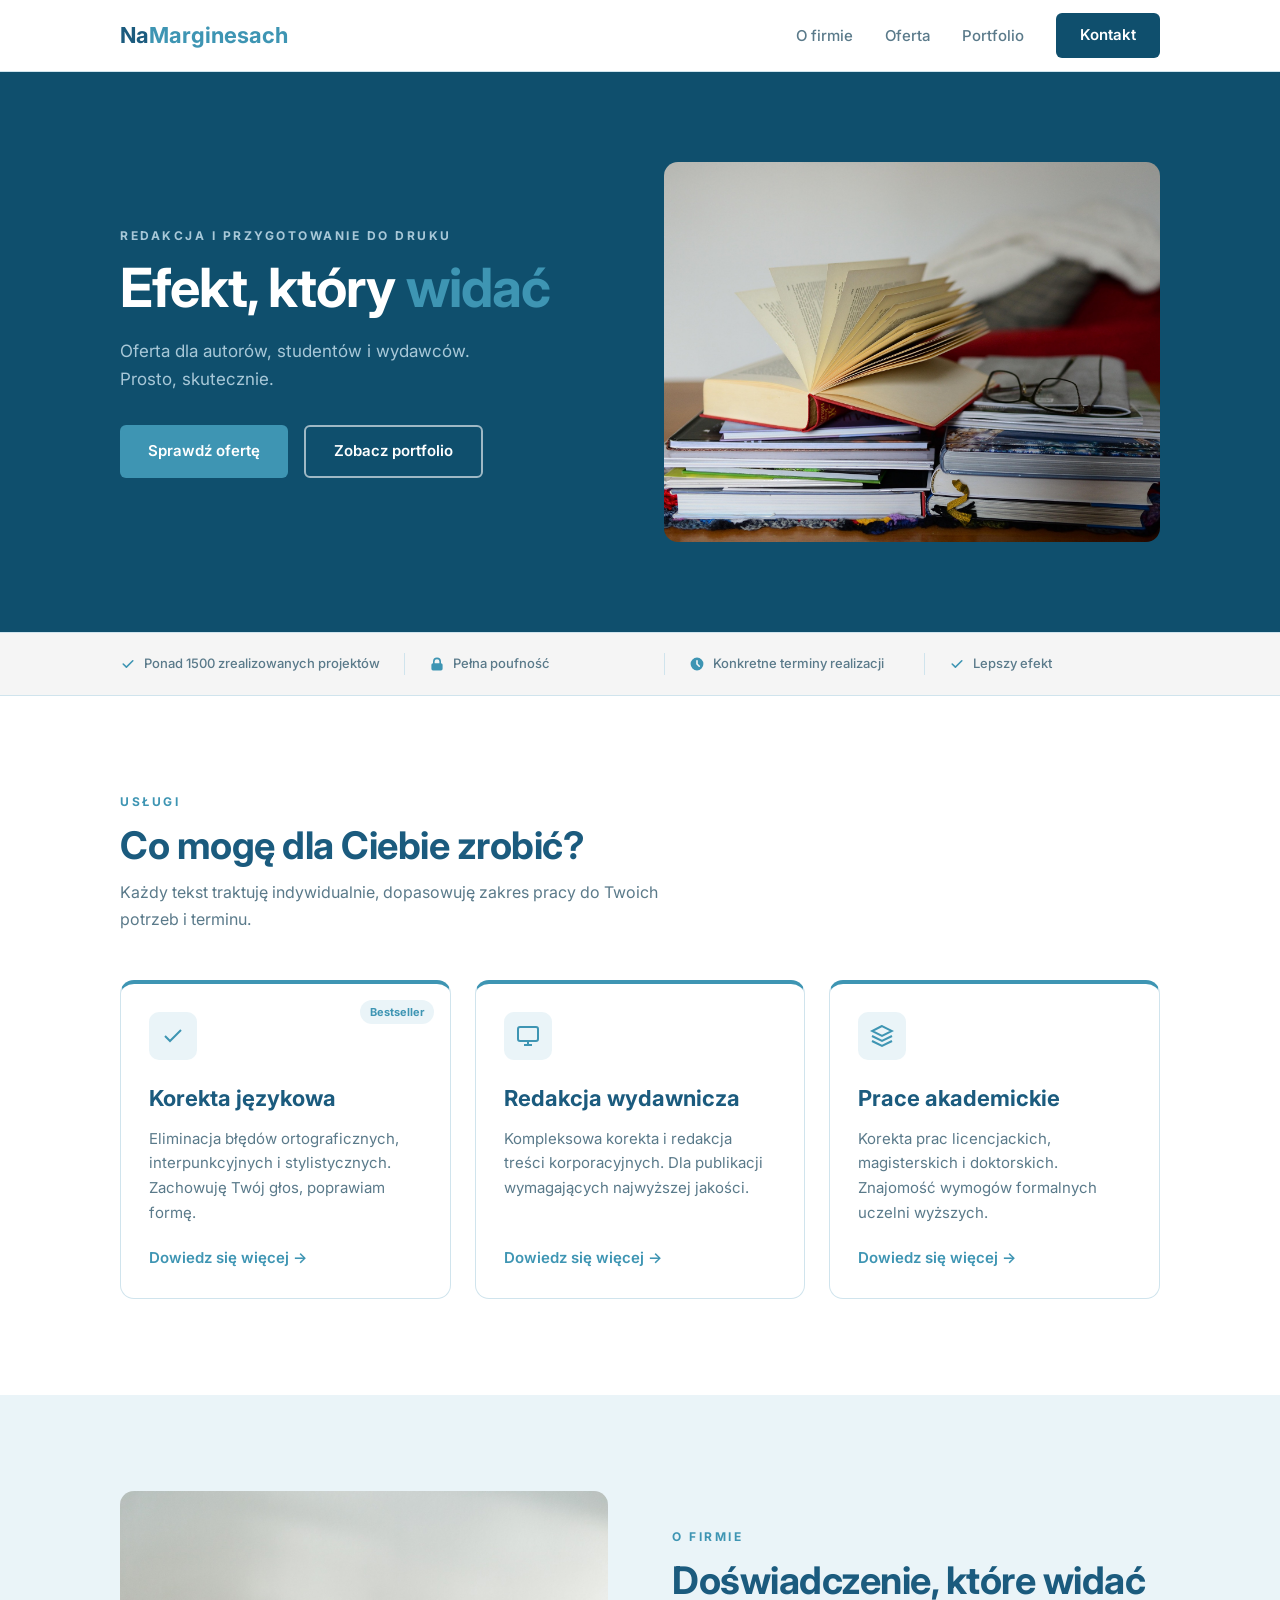
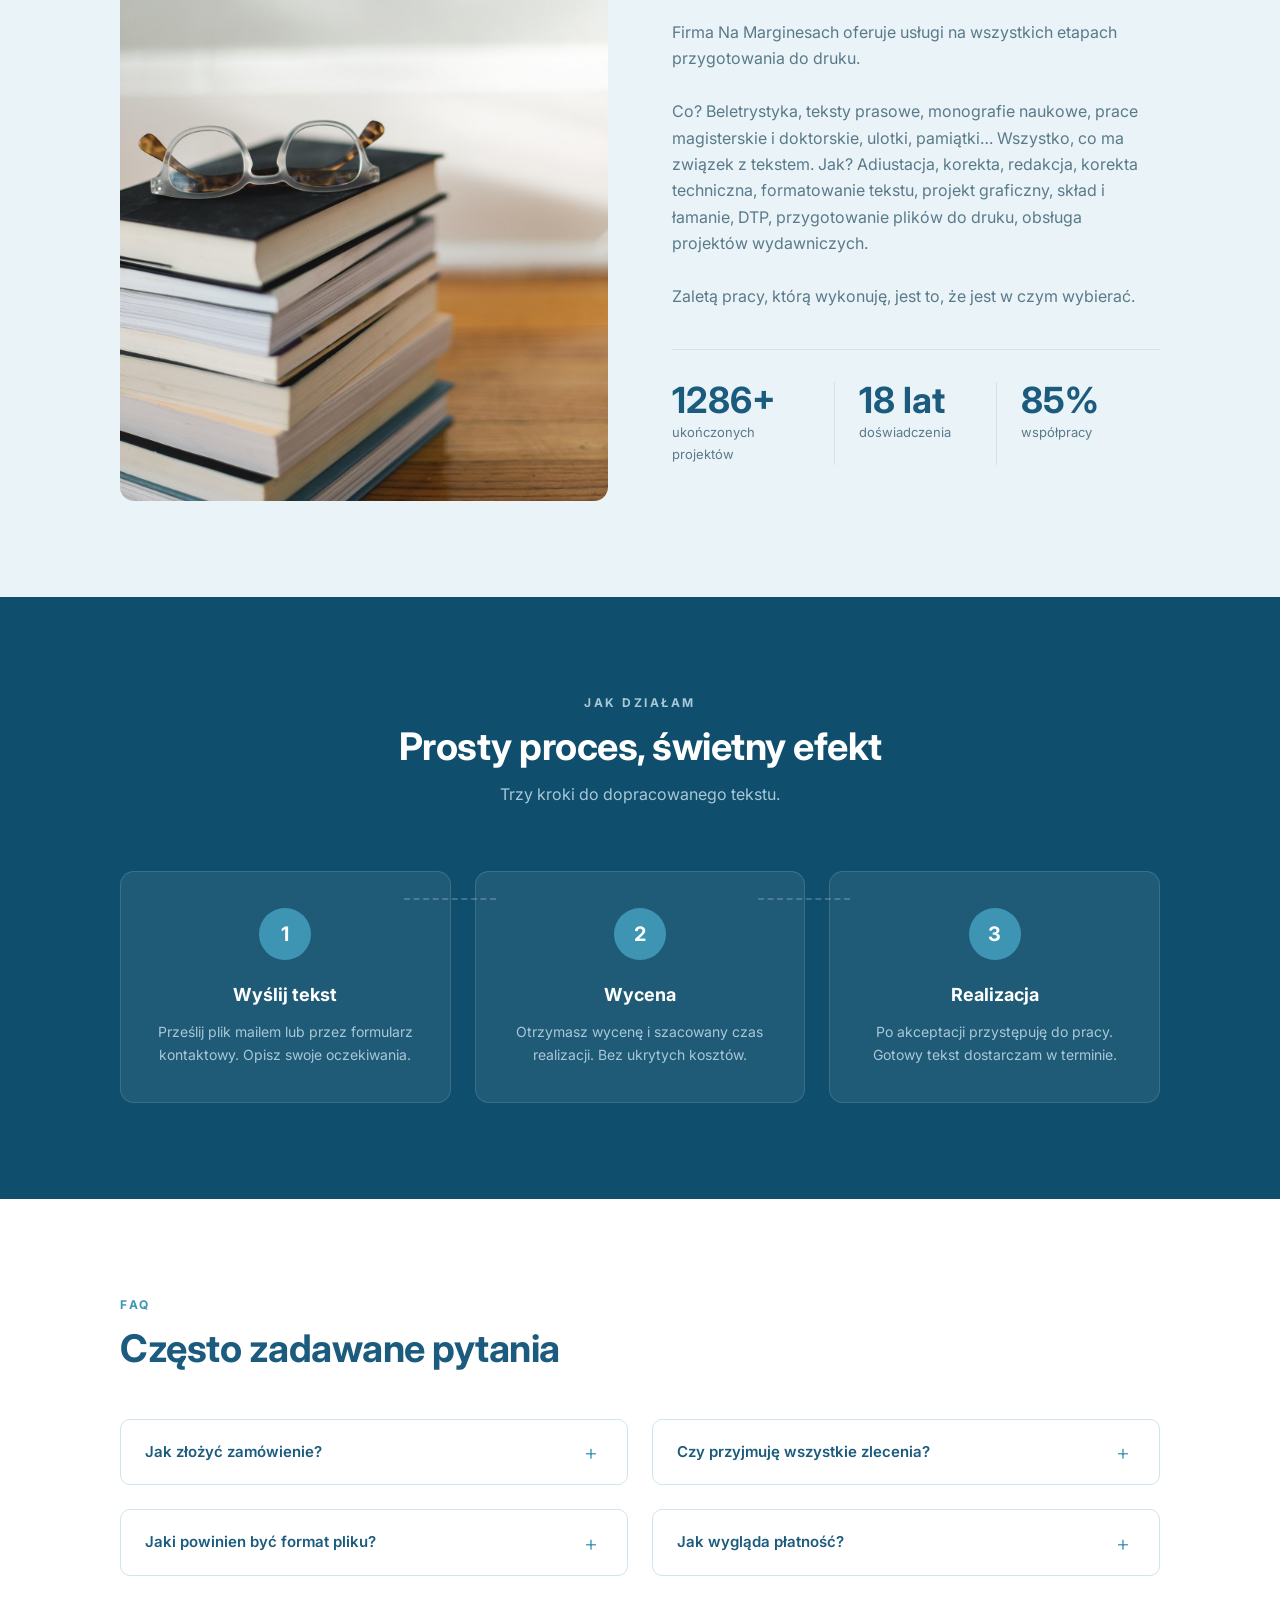
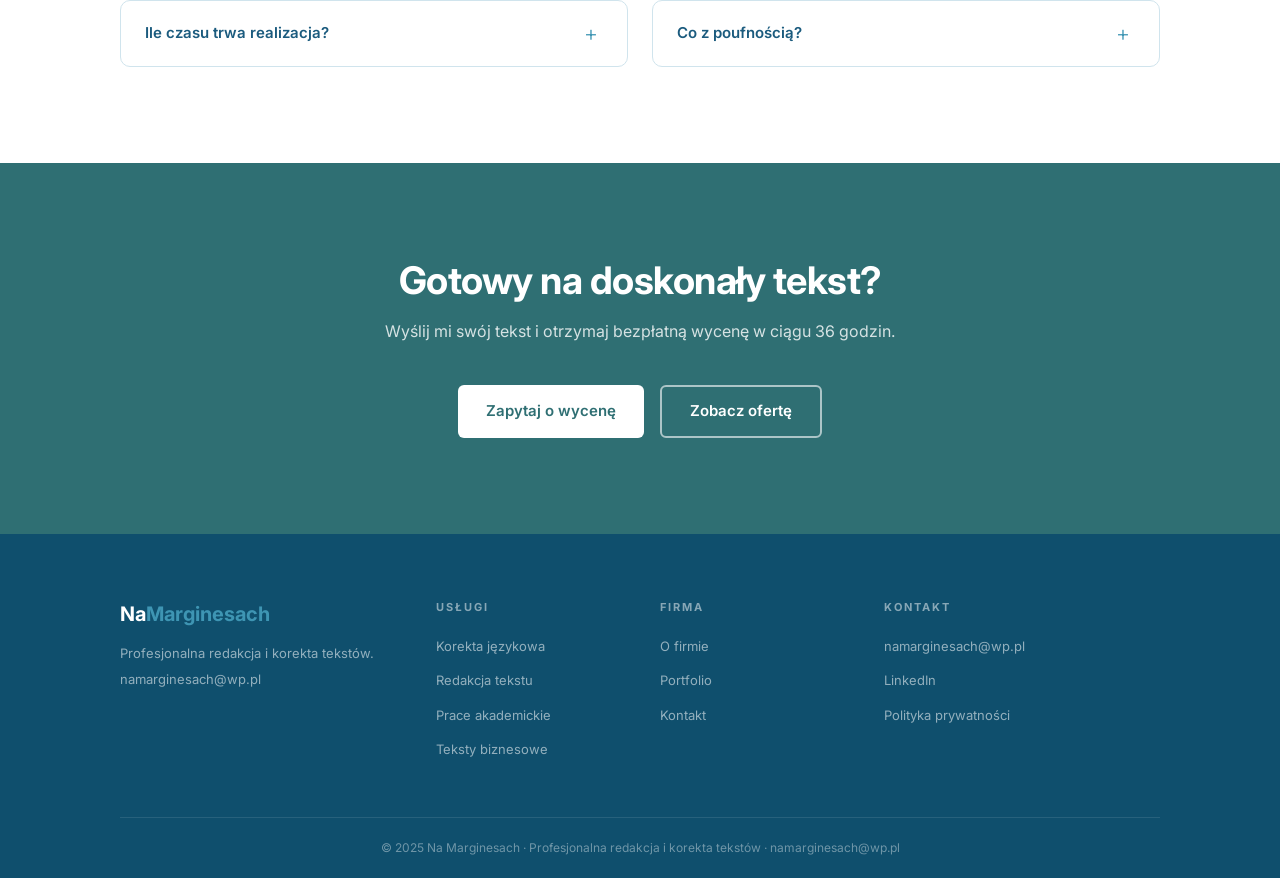
<file: index.html>
<!DOCTYPE html>
<html lang="pl">
<head>
  <meta charset="UTF-8" />
  <meta name="viewport" content="width=device-width, initial-scale=1.0" />
  <title>Na Marginesach - Profesjonalna redakcja i korekta tekstów</title>
  <link href="https://fonts.googleapis.com/css2?family=Inter:wght@400;500;600;700&display=swap" rel="stylesheet" />
  <link rel="stylesheet" href="assets/css/style.css" />
  <style>
    /* ── HERO (homepage — two-column) ── */
    .hero-home {
      background: var(--navy-dark);
      min-height: 560px;
      padding: 80px var(--margin);
      display: flex;
      align-items: center;
    }
    .hero-home-inner {
      display: grid;
      grid-template-columns: 1fr 1fr;
      gap: 48px;
      align-items: center;
      width: 100%;
      max-width: var(--max-width);
      margin: 0 auto;
    }
    .hero-left .eyebrow { color: #A8C8D8; }
    .hero-left h1 { color: var(--white); }
    .hero-left h1 .highlight { color: var(--teal); }
    .hero-left p { color: #A8C8D8; margin: 20px 0 32px; font-size: 17px; }
    .hero-btns { display: flex; gap: 16px; flex-wrap: wrap; }

    .hero-image { border-radius: var(--radius-lg); overflow: hidden; height: 380px; }
    .hero-image img { width: 100%; height: 100%; object-fit: cover; display: block; }

    /* ── SERVICES ── */
    .services { background: var(--white); padding: 96px var(--margin); }
    .services-inner { max-width: var(--max-width); margin: 0 auto; }
    .services-grid {
      display: grid;
      grid-template-columns: repeat(3, 1fr);
      gap: var(--gap);
      margin-top: 48px;
    }
    .service-card {
      background: var(--white);
      border: 1px solid var(--border);
      border-top: 4px solid var(--teal);
      border-radius: var(--radius-lg);
      padding: 28px;
      display: flex; flex-direction: column;
      position: relative;
    }
    .card-badge {
      position: absolute; top: 16px; right: 16px;
      background: var(--teal-light); color: var(--teal);
      font-size: 11px; font-weight: 700;
      padding: 3px 10px; border-radius: 20px;
    }
    .card-icon {
      width: 48px; height: 48px;
      background: var(--teal-light); border-radius: var(--radius-md);
      display: flex; align-items: center; justify-content: center;
      margin-bottom: 20px; color: var(--teal);
    }
    .service-card h3 { margin-bottom: 10px; }
    .service-card p { color: var(--muted); font-size: 15px; flex: 1; margin-bottom: 20px; }
    .card-link { color: var(--teal); font-size: 15px; font-weight: 600; text-decoration: none; }
    .card-link:hover { color: var(--navy); }

    /* ── EXPERIENCE ── */
    .experience { background: var(--teal-light); padding: 96px var(--margin); }
    .experience-inner {
      display: grid; grid-template-columns: 1fr 1fr;
      gap: 64px; align-items: center;
      max-width: var(--max-width); margin: 0 auto;
    }
    .exp-img { width: 100%; aspect-ratio: 4/5; border-radius: var(--radius-lg); overflow: hidden; }
    .exp-img img { width: 100%; height: 100%; object-fit: cover; display: block; }
    .experience-right p { color: var(--muted); margin-top: 16px; margin-bottom: 40px; }

    /* ── PROCESS ── */
    .process { background: var(--navy-dark); padding: 96px var(--margin); }
    .process-inner { max-width: var(--max-width); margin: 0 auto; }
    .process-header { text-align: center; margin-bottom: 64px; }
    .process-header .eyebrow { color: #A8C8D8; }
    .process-header h2 { color: var(--white); }
    .process-header p { color: #A8C8D8; margin-top: 12px; }

    .steps-dark { display: grid; grid-template-columns: repeat(3, 1fr); gap: var(--gap); position: relative; }
    .step-card-dark {
      background: rgba(255,255,255,0.07);
      border: 1px solid rgba(255,255,255,0.12);
      border-radius: var(--radius-lg);
      padding: 36px 28px; text-align: center; position: relative;
    }
    .step-card-dark h3 { color: var(--white); font-size: 18px; margin-bottom: 10px; }
    .step-card-dark p { color: #A8C8D8; font-size: 14px; }
    .step-connector-dark {
      position: absolute; top: 26px; right: -14%;
      width: 28%; border-top: 2px dashed rgba(255,255,255,0.2); z-index: 2;
    }

    /* ── FAQ ── */
    .faq { background: var(--white); padding: 96px var(--margin); }
    .faq-inner { max-width: var(--max-width); margin: 0 auto; }
    .faq-grid {
      display: grid; grid-template-columns: 1fr 1fr;
      gap: var(--gap); margin-top: 48px;
    }
    .faq-col { display: flex; flex-direction: column; gap: var(--gap); }

    /* ── RESPONSIVE ── */
    @media (max-width: 768px) {
      .hero-home-inner { grid-template-columns: 1fr; }
      .hero-image { display: none; }
      .services-grid { grid-template-columns: 1fr; }
      .experience-inner { grid-template-columns: 1fr; }
      .steps-dark { grid-template-columns: 1fr; }
      .step-connector-dark { display: none; }
      .faq-grid { grid-template-columns: 1fr; }
    }
    @media (max-width: 480px) {
      .hero-btns { flex-direction: column; }
    }
  </style>
</head>
<body>

<script>
  window.netlifyIdentityURL = 'https://namarginesach.netlify.app';
</script>
<script src="https://identity.netlify.com/v1/netlify-identity-widget.js"></script>
<script>
  if (window.netlifyIdentity) {
    window.netlifyIdentity.on("init", user => {
      if (!user) {
        window.netlifyIdentity.on("login", () => {
          document.location.href = "/admin/";
        });
      }
    });
  }
</script>
<!-- ── NAV ── -->
<nav id="main-nav">
  <div class="nav-inner">
    <a href="index.html" class="nav-logo">Na<span>Marginesach</span></a>
    <div class="nav-right">
      <ul class="nav-links">
        <li><a href="pages/o-firmie.html">O firmie</a></li>
        <li><a href="pages/oferta.html">Oferta</a></li>
        <li><a href="pages/portfolio.html">Portfolio</a></li>
      </ul>
      <a href="pages/kontakt.html" class="btn-nav">Kontakt</a>
    </div>
    <button class="hamburger" id="hamburger" aria-label="Menu">
      <span></span><span></span><span></span>
    </button>
  </div>
</nav>
<div class="mobile-overlay" id="mobile-overlay">
  <a href="pages/o-firmie.html">O firmie</a>
  <a href="pages/oferta.html">Oferta</a>
  <a href="pages/portfolio.html">Portfolio</a>
  <a href="pages/kontakt.html" class="btn-nav">Kontakt</a>
</div>

<!-- ── HERO ── -->
<section class="hero-home">
  <div class="hero-home-inner">
    <div class="hero-left">
      <span class="eyebrow">Redakcja i przygotowanie do druku</span>
      <h1>Efekt, który <span class="highlight">widać</span></h1>
      <p>Oferta dla autorów, studentów i wydawców.<br>Prosto, skutecznie.</p>
      <div class="hero-btns">
        <a href="pages/oferta.html" class="btn-primary">Sprawdź ofertę</a>
        <a href="pages/portfolio.html" class="btn-outline-white">Zobacz portfolio</a>
      </div>
    </div>
    <div class="hero-image">
      <img src="assets/images/congerdesign-books-5899470_1920.jpg" alt="Biblioteka — Na Marginesach" />
    </div>
  </div>
</section>

<!-- ── TRUST BAR ── -->
<div class="trust-bar">
  <div class="trust-bar-inner">
    <div class="trust-item">
      <svg class="trust-icon" viewBox="0 0 20 20" fill="currentColor"><path fill-rule="evenodd" d="M16.707 5.293a1 1 0 010 1.414l-8 8a1 1 0 01-1.414 0l-4-4a1 1 0 011.414-1.414L8 12.586l7.293-7.293a1 1 0 011.414 0z" clip-rule="evenodd"/></svg>
      Ponad 1500 zrealizowanych projektów
    </div>
  <div class="trust-item">
      <svg class="trust-icon" viewBox="0 0 20 20" fill="currentColor"><path fill-rule="evenodd" d="M5 9V7a5 5 0 0110 0v2a2 2 0 012 2v5a2 2 0 01-2 2H5a2 2 0 01-2-2v-5a2 2 0 012-2zm8-2v2H7V7a3 3 0 016 0z" clip-rule="evenodd"/></svg>
      Pełna poufność
    </div>
    <div class="trust-item">
      <svg class="trust-icon" viewBox="0 0 20 20" fill="currentColor"><path fill-rule="evenodd" d="M10 18a8 8 0 100-16 8 8 0 000 16zm1-12a1 1 0 10-2 0v4a1 1 0 00.293.707l2.828 2.829a1 1 0 101.415-1.415L11 9.586V6z" clip-rule="evenodd"/></svg>
      Konkretne terminy realizacji
    </div>
    <div class="trust-item">
      <svg class="trust-icon" viewBox="0 0 20 20" fill="currentColor"><path fill-rule="evenodd" d="M16.707 5.293a1 1 0 010 1.414l-8 8a1 1 0 01-1.414 0l-4-4a1 1 0 011.414-1.414L8 12.586l7.293-7.293a1 1 0 011.414 0z" clip-rule="evenodd"/></svg>
      Lepszy efekt
    </div>
  </div>
</div>

<!-- ── SERVICES ── -->
<section class="services">
  <div class="services-inner">
    <span class="eyebrow">Usługi</span>
    <h2>Co mogę dla Ciebie zrobić?</h2>
    <p style="color:var(--muted);margin-top:12px;max-width:560px;">Każdy tekst traktuję indywidualnie, dopasowuję zakres pracy do Twoich potrzeb i terminu.</p>
    <div class="services-grid">
      <div class="service-card">
        <span class="card-badge">Bestseller</span>
        <div class="card-icon">
          <svg width="24" height="24" fill="none" stroke="currentColor" stroke-width="2" viewBox="0 0 24 24"><path d="M20 6L9 17l-5-5"/></svg>
        </div>
        <h3>Korekta językowa</h3>
        <p>Eliminacja błędów ortograficznych, interpunkcyjnych i stylistycznych. Zachowuję Twój głos, poprawiam formę.</p>
        <a href="pages/oferta.html" class="card-link">Dowiedz się więcej →</a>
      </div>
      <div class="service-card">
        <div class="card-icon">
          <svg width="24" height="24" fill="none" stroke="currentColor" stroke-width="2" viewBox="0 0 24 24"><rect x="2" y="3" width="20" height="14" rx="2"/><path d="M8 21h8M12 17v4"/></svg>
        </div>
        <h3>Redakcja wydawnicza</h3>
        <p>Kompleksowa korekta i redakcja treści korporacyjnych. Dla publikacji wymagających najwyższej jakości.</p>
        <a href="pages/oferta.html" class="card-link">Dowiedz się więcej →</a>
      </div>
      <div class="service-card">
        <div class="card-icon">
          <svg width="24" height="24" fill="none" stroke="currentColor" stroke-width="2" viewBox="0 0 24 24"><path d="M12 2L2 7l10 5 10-5-10-5z"/><path d="M2 17l10 5 10-5"/><path d="M2 12l10 5 10-5"/></svg>
        </div>
        <h3>Prace akademickie</h3>
        <p>Korekta prac licencjackich, magisterskich i doktorskich. Znajomość wymogów formalnych uczelni wyższych.</p>
        <a href="pages/oferta.html" class="card-link">Dowiedz się więcej →</a>
      </div>
    </div>
  </div>
</section>

<!-- ── EXPERIENCE ── -->
<section class="experience">
  <div class="experience-inner">
    <div class="exp-img">
      <img src="assets/images/karishea-books-3733892_1920.jpg" alt="Książki — Na Marginesach" />
    </div>
    <div class="experience-right">
      <span class="eyebrow">O firmie</span>
      <h2>Doświadczenie, które widać</h2>
      <p>Firma Na Marginesach oferuje usługi na wszystkich etapach przygotowania do druku.<br /><br />Co? Beletrystyka, teksty prasowe, monografie naukowe, prace magisterskie i doktorskie, ulotki, pamiątki… Wszystko, co ma związek z tekstem. Jak? Adiustacja, korekta, redakcja, korekta techniczna, formatowanie tekstu, projekt graficzny, skład i łamanie, DTP, przygotowanie plików do druku, obsługa projektów wydawniczych.<br /><br /> Zaletą pracy, którą wykonuję, jest to, że jest w czym wybierać.</p>
      <div class="stats-row" id="stats-row">
        <div class="stat-item">
          <span class="stat-number" data-target="1500" data-suffix="+">0</span>
          <span class="stat-label">ukończonych projektów</span>
        </div>
        <div class="stat-item">
          <span class="stat-number" data-target="21" data-suffix=" lat">0</span>
          <span class="stat-label">doświadczenia</span>
        </div>
        <div class="stat-item">
          <span class="stat-number" data-target="100" data-suffix="%">0</span>
          <span class="stat-label">współpracy</span>
        </div>
      </div>
    </div>
  </div>
</section>

<!-- ── PROCESS ── -->
<section class="process">
  <div class="process-inner">
    <div class="process-header">
      <span class="eyebrow">Jak działam</span>
      <h2>Prosty proces, świetny efekt</h2>
      <p>Trzy kroki do dopracowanego tekstu.</p>
    </div>
    <div class="steps-dark">
      <div class="step-card-dark">
        <div class="step-number">1</div>
        <h3>Wyślij tekst</h3>
        <p>Prześlij plik mailem lub przez formularz kontaktowy. Opisz swoje oczekiwania.</p>
        <div class="step-connector-dark"></div>
      </div>
      <div class="step-card-dark">
        <div class="step-number">2</div>
        <h3>Wycena</h3>
        <p>Otrzymasz wycenę i szacowany czas realizacji. Bez ukrytych kosztów.</p>
        <div class="step-connector-dark"></div>
      </div>
      <div class="step-card-dark">
        <div class="step-number">3</div>
        <h3>Realizacja</h3>
        <p>Po akceptacji przystępuję do pracy. Gotowy tekst dostarczam w terminie.</p>
      </div>
    </div>
  </div>
</section>

<!-- ── FAQ ── -->
<section class="faq">
  <div class="faq-inner">
    <span class="eyebrow">FAQ</span>
    <h2>Często zadawane pytania</h2>
    <div class="faq-grid">
      <div class="faq-col">
        <div class="faq-item">
          <div class="faq-question"><span>Jak złożyć zamówienie?</span><span class="faq-toggle">+</span></div>
          <div class="faq-answer"><div class="faq-answer-inner">Wystarczy wypełnić formularz kontaktowy. Opisz proponowany zakres prac, dołącz swój tekst albojego kilkustronicowy fragment.</div></div>
        </div>
        <div class="faq-item">
          <div class="faq-question"><span>Jaki powinien być format pliku?</span><span class="faq-toggle">+</span></div>
          <div class="faq-answer"><div class="faq-answer-inner">Wiele zależy od zakresu usług. Przyjmuję pliki tekstowe w formacie .docx, .doc, .pdf. Redakcję robię
w Wordzie lub w komentarzach w plikach pdf. Projekty i skład wykonuję w programie Photoshop i
InDesign.</div></div>
        </div>
        <div class="faq-item">
          <div class="faq-question"><span>Ile czasu trwa realizacja?</span><span class="faq-toggle">+</span></div>
          <div class="faq-answer"><div class="faq-answer-inner">Terminy są krótkie, ale ta praca wymaga czasu. Zwykle podaję dwie daty: rozpoczęcia i zakończenia
zlecenia. Po prostu kiedy przychodzi nowe zapytanie o usługę, nie porzucam obecnego klienta.
Niekiedy możliwa jest ekspresowa realizacja – zapytaj o dostępność.</div></div>
        </div>
      </div>
      <div class="faq-col">
        <div class="faq-item">
          <div class="faq-question"><span>Czy przyjmuję wszystkie zlecenia?</span><span class="faq-toggle">+</span></div>
          <div class="faq-answer"><div class="faq-answer-inner">Nie. Doba ma 24 godziny… Czego nie zrobię? Nie tłumaczę się, nie recenzuję tekstów, nie wyrażam
opinii, nie piszę, czy mi się podobało. Lubię tę pracę, ale to praca. Moim zadaniem jest rzetelne
wykonanie usługi w umówionym zakresie, o ile dojdziemy do porozumienia.</div></div>
        </div>
        <div class="faq-item">
          <div class="faq-question"><span>Jak wygląda płatność?</span><span class="faq-toggle">+</span></div>
          <div class="faq-answer"><div class="faq-answer-inner">Płatność odbywa się przelewem bankowym po zakończonej pracy. Wystawiam faktury. Przy
dłuższych projektach zwykle dzielę honorarium na dwie części (pierwsza faktura po pierwszym etapie
prac).</div></div>
        </div>
        <div class="faq-item">
          <div class="faq-question"><span>Co z poufnością?</span><span class="faq-toggle">+</span></div>
          <div class="faq-answer"><div class="faq-answer-inner">Jeśli konkretny projekt wymaga współpracy z innymi korektorami, grafikami, pracownikami DTP –
materiały są przekazane jedynie osobom do tego upoważnionym.</div></div>
        </div>
      </div>
    </div>
  </div>
</section>

<!-- ── CTA BANNER ── -->
<section class="cta-banner">
  <h2>Gotowy na doskonały tekst?</h2>
  <p>Wyślij mi swój tekst i otrzymaj bezpłatną wycenę w ciągu 36 godzin.</p>
  <div class="cta-btns">
    <a href="pages/kontakt.html" class="btn-white">Zapytaj o wycenę</a>
    <a href="pages/oferta.html" class="btn-outline-teal">Zobacz ofertę</a>
  </div>
</section>

<!-- ── FULL FOOTER ── -->
<footer class="full">
  <div class="footer-grid">
    <div class="footer-col">
      <span class="footer-brand">Na<span>Marginesach</span></span>
      <p>Profesjonalna redakcja i korekta tekstów.</p>
      <p>namarginesach@wp.pl</p>
    </div>
    <div class="footer-col">
      <h4>Usługi</h4>
      <ul>
        <li><a href="pages/oferta.html">Korekta językowa</a></li>
        <li><a href="pages/oferta.html">Redakcja tekstu</a></li>
        <li><a href="pages/oferta.html">Prace akademickie</a></li>
        <li><a href="pages/oferta.html">Teksty biznesowe</a></li>
      </ul>
    </div>
    <div class="footer-col">
      <h4>Firma</h4>
      <ul>
        <li><a href="pages/o-firmie.html">O firmie</a></li>
        <li><a href="pages/portfolio.html">Portfolio</a></li>
        <li><a href="pages/kontakt.html">Kontakt</a></li>
      </ul>
    </div>
    <div class="footer-col">
      <h4>Kontakt</h4>
      <ul>
        <li><a href="mailto:namarginesach@wp.pl">namarginesach@wp.pl</a></li>
        <li><a href="#">LinkedIn</a></li>
        <li><a href="#">Polityka prywatności</a></li>
      </ul>
    </div>
  </div>
  <hr class="footer-divider" />
  <p class="footer-copyright">© 2025 Na Marginesach · Profesjonalna redakcja i korekta tekstów · namarginesach@wp.pl</p>
</footer>

<script src="assets/js/index.js"></script>
</body>
</html>
</file>
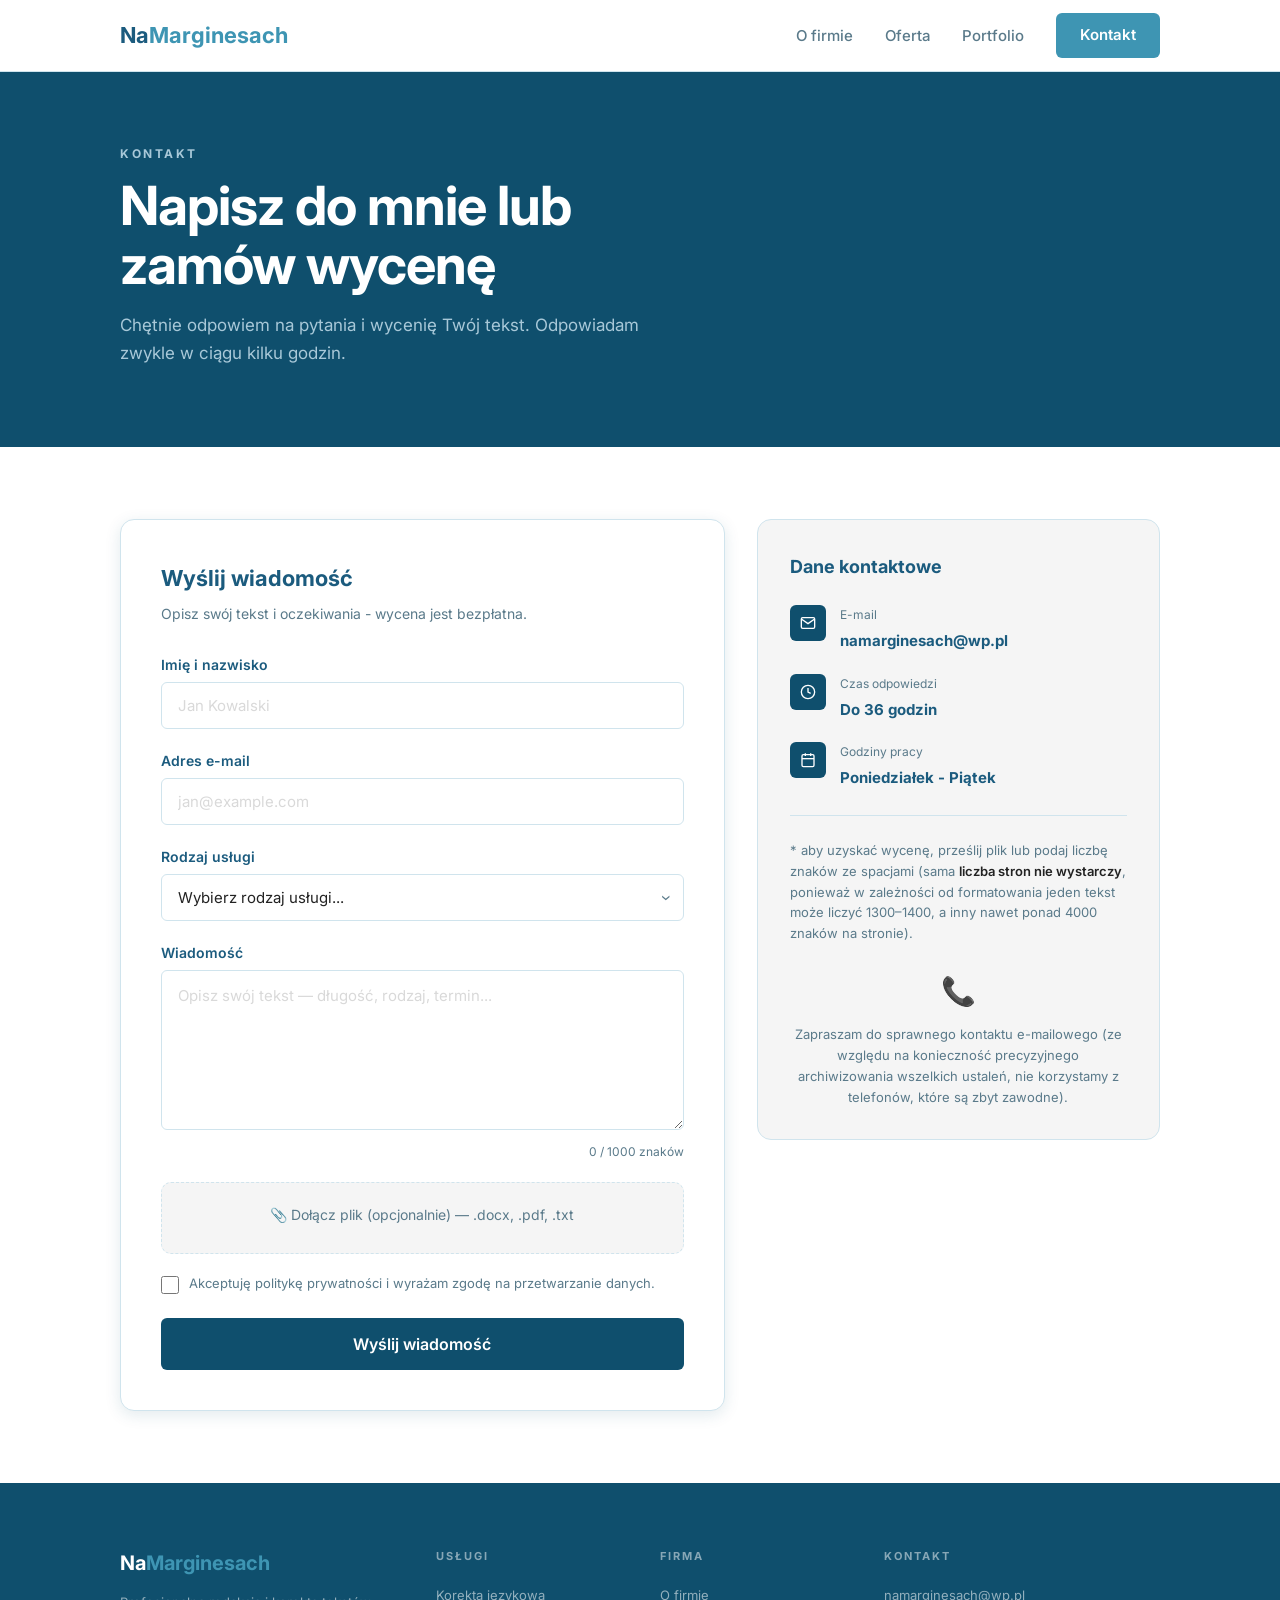
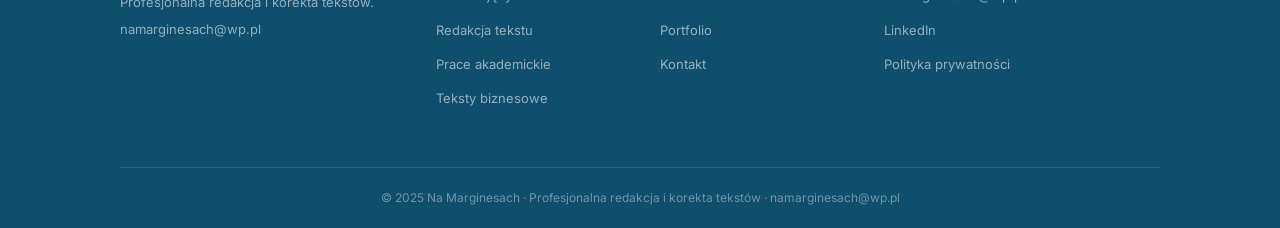
<file: pages/kontakt.html>
<!DOCTYPE html>
<html lang="pl">
<head>
  <meta charset="UTF-8" />
  <meta name="viewport" content="width=device-width, initial-scale=1.0" />
  <title>Kontakt — Na Marginesach</title>
  <link href="https://fonts.googleapis.com/css2?family=Inter:wght@400;500;600;700&display=swap" rel="stylesheet" />
  <link rel="stylesheet" href="../assets/css/style.css" />
  <style>
    /* ── CONTACT AREA ── */
    .contact-area {
      background: var(--white);
      padding: 72px var(--margin);
    }
    .contact-inner {
      max-width: 1100px;
      margin: 0 auto;
      display: grid;
      grid-template-columns: 1.5fr 1fr;
      gap: 32px;
      align-items: start;
    }

    /* ── FORM CARD ── */
    .form-card {
      background: var(--white);
      border: 1px solid var(--border);
      border-radius: var(--radius-lg);
      box-shadow: var(--shadow-md);
      padding: 40px;
    }
    .form-card h3 { font-size: 22px; margin-bottom: 6px; }
    .form-subtitle { font-size: 14px; color: var(--muted); margin-bottom: 28px; }

    .form-group { margin-bottom: 20px; }
    .form-group label {
      display: block;
      font-size: 14px;
      font-weight: 600;
      color: var(--navy);
      margin-bottom: 6px;
    }
    .form-group input,
    .form-group select,
    .form-group textarea {
      width: 100%;
      padding: 13px 16px;
      border: 1px solid var(--border);
      border-radius: var(--radius-sm);
      font-family: 'Inter', system-ui, sans-serif;
      font-size: 15px;
      color: var(--text);
      background: var(--white);
      transition: border-color 0.15s, box-shadow 0.15s;
      outline: none;
      appearance: none;
      -webkit-appearance: none;
    }
    .form-group input::placeholder,
    .form-group textarea::placeholder { color: var(--gray-mid); }
    .form-group input:focus,
    .form-group select:focus,
    .form-group textarea:focus {
      border-color: var(--teal);
      box-shadow: 0 0 0 3px rgba(62,149,179,0.12);
    }
    .form-group input.error,
    .form-group select.error,
    .form-group textarea.error { border-color: #e05252; }

    /* Select arrow */
    .select-wrap { position: relative; }
    .select-wrap::after {
      content: '›';
      position: absolute;
      right: 14px; top: 50%;
      transform: translateY(-50%) rotate(90deg);
      color: var(--muted);
      pointer-events: none;
      font-size: 16px;
    }
    .select-wrap select { padding-right: 36px; cursor: pointer; }
    .select-wrap select option[value=""] { color: var(--gray-mid); }

    .form-group textarea {
      min-height: 160px;
      resize: vertical;
      line-height: 1.6;
    }

    /* File upload */
    .file-zone {
      border: 1.5px dashed var(--border);
      background: var(--gray-light);
      border-radius: var(--radius-md);
      padding: 18px 16px;
      text-align: center;
      cursor: pointer;
      transition: border-color 0.15s, background 0.15s;
      margin-bottom: 20px;
    }
    .file-zone:hover { border-color: var(--teal); background: var(--teal-light); }
    .file-zone-label { font-size: 14px; color: var(--muted); pointer-events: none; }
    .file-name { font-size: 13px; color: var(--teal); margin-top: 8px; font-weight: 500; }
    input[type="file"] { display: none; }

    /* Checkbox */
    .checkbox-row {
      display: flex;
      align-items: flex-start;
      gap: 10px;
      margin-bottom: 24px;
    }
    .checkbox-row input[type="checkbox"] {
      width: 18px; height: 18px;
      flex-shrink: 0; margin-top: 2px;
      accent-color: var(--navy);
      cursor: pointer;
    }
    .checkbox-row label {
      font-size: 13px;
      color: var(--muted);
      cursor: pointer;
      line-height: 1.5;
    }
    .checkbox-row.error label { color: #e05252; }

    /* Error messages */
    .field-error {
      font-size: 12px;
      color: #e05252;
      margin-top: 4px;
      display: none;
    }
    .field-error.visible { display: block; }

    /* Submit button */
    .btn-submit {
      width: 100%;
      height: 52px;
      background: var(--navy-dark);
      color: var(--white);
      font-family: 'Inter', system-ui, sans-serif;
      font-size: 16px;
      font-weight: 600;
      border: none;
      border-radius: var(--radius-sm);
      cursor: pointer;
      transition: background 0.15s;
    }
    .btn-submit:hover { background: var(--navy); }

    /* Success message */
    .success-msg {
      display: none;
      text-align: center;
      padding: 48px 24px;
    }
    .success-msg.visible { display: block; }
    .success-icon {
      width: 56px; height: 56px;
      background: var(--teal-light);
      border-radius: 50%;
      display: flex; align-items: center; justify-content: center;
      margin: 0 auto 20px;
    }
    .success-icon svg { color: var(--teal); }
    .success-msg h3 { color: var(--navy); margin-bottom: 8px; }
    .success-msg p { color: var(--muted); font-size: 15px; }

    /* ── INFO PANEL ── */
    .info-card {
      background: var(--gray-light);
      border: 1px solid var(--border);
      border-radius: var(--radius-lg);
      padding: 32px;
    }
    .info-card h3 { font-size: 18px; font-weight: 700; color: var(--navy); margin-bottom: 24px; }

    .contact-row {
      display: flex;
      align-items: flex-start;
      gap: 14px;
      margin-bottom: 20px;
    }
    .contact-icon-sq {
      width: 36px; height: 36px;
      background: var(--navy-dark);
      border-radius: var(--radius-sm);
      display: flex; align-items: center; justify-content: center;
      flex-shrink: 0;
      color: var(--white);
    }
    .contact-row-text .row-label {
      font-size: 12px; color: var(--muted); margin-bottom: 2px; display: block;
    }
    .contact-row-text .row-value {
      font-size: 15px; font-weight: 700; color: var(--navy);
    }

    .info-divider {
      border: none; border-top: 1px solid var(--border);
      margin: 24px 0;
    }

    .info-note {
      font-size: 13px; color: var(--muted); line-height: 1.6; margin-bottom: 24px;
    }
    .info-note strong { color: var(--text); font-weight: 600; }

    .phone-note {
      text-align: center;
    }
    .phone-icon {
      font-size: 28px; display: block; margin-bottom: 10px;
    }
    .phone-note p { font-size: 13px; color: var(--muted); line-height: 1.6; }

    /* ── FULL FOOTER ── */
    footer.full { background: var(--navy-dark); padding: 64px var(--margin) 0; }

    @media (max-width: 768px) {
      .contact-inner { grid-template-columns: 1fr; }
      .form-card { padding: 28px 20px; }
    }
  </style>
</head>
<body>

<!-- ── NAV ── -->
<nav id="main-nav">
  <div class="nav-inner">
    <a href="../index.html" class="nav-logo">Na<span>Marginesach</span></a>
    <div class="nav-right">
      <ul class="nav-links">
        <li><a href="o-firmie.html">O firmie</a></li>
        <li><a href="oferta.html">Oferta</a></li>
        <li><a href="portfolio.html">Portfolio</a></li>
      </ul>
      <a href="kontakt.html" class="btn-nav" style="background:var(--teal);color:var(--white);">Kontakt</a>
    </div>
    <button class="hamburger" id="hamburger" aria-label="Menu">
      <span></span><span></span><span></span>
    </button>
  </div>
</nav>
<div class="mobile-overlay" id="mobile-overlay">
  <a href="o-firmie.html">O firmie</a>
  <a href="oferta.html">Oferta</a>
  <a href="portfolio.html">Portfolio</a>
  <a href="kontakt.html" class="btn-nav">Kontakt</a>
</div>

<!-- ── HERO ── -->
<section class="hero">
  <div class="hero-inner">
    <span class="eyebrow">Kontakt</span>
    <h1>Napisz do mnie lub<br>zamów wycenę</h1>
    <p>Chętnie odpowiem na pytania i wycenię Twój tekst. Odpowiadam zwykle w ciągu kilku godzin.</p>
  </div>
</section>

<!-- ── CONTACT AREA ── -->
<section class="contact-area">
  <div class="contact-inner">

    <!-- FORM CARD -->
    <div class="form-card">
      <div id="form-wrapper">
        <h3>Wyślij wiadomość</h3>
        <p class="form-subtitle">Opisz swój tekst i oczekiwania - wycena jest bezpłatna.</p>

        <form id="contact-form" action="https://formspree.io/f/mjgdgzwp" method="POST" novalidate>

          <div class="form-group">
            <label for="name">Imię i nazwisko</label>
            <input type="text" id="name" name="name" placeholder="Jan Kowalski" />
            <span class="field-error" id="name-error">To pole jest wymagane.</span>
          </div>

          <div class="form-group">
            <label for="email">Adres e-mail</label>
            <input type="email" id="email" name="email" placeholder="jan@example.com" />
            <span class="field-error" id="email-error">Podaj poprawny adres e-mail.</span>
          </div>

          <div class="form-group">
            <label for="service">Rodzaj usługi</label>
            <div class="select-wrap">
          <select id="service" name="service">
            <option value="">Wybierz rodzaj usługi...</option>
            <option value="projekt-graficzny">Projekt graficzny lub łamanie według szablonu</option>
            <option value="korekta">Korekta językowa i redakcja tekstu</option>
            <option value="akademickie">Prace akademickie</option>
            <option value="wydawnicze">Obsługa projektów wydawniczych</option>
            <option value="inne">Inne (opisz w wiadomości)</option>
          </select>
            </div>
            <span class="field-error" id="service-error">Wybierz rodzaj usługi.</span>
          </div>

          <div class="form-group">
            <label for="message">Wiadomość</label>
            <textarea id="message" name="message" placeholder="Opisz swój tekst — długość, rodzaj, termin..." maxlength="1000"></textarea>
              <div class="char-counter"><span id="char-count">0</span> / 1000 znaków</div>
            <span class="field-error" id="message-error">To pole jest wymagane.</span>
          </div>

          <!-- File upload -->
          <div class="file-zone" id="file-zone">
            <input type="file" id="file-input" accept=".doc,.docx,.pdf,.txt" />
            <span class="file-zone-label">📎 Dołącz plik (opcjonalnie) — .docx, .pdf, .txt</span>
            <div class="file-name" id="file-name"></div>
          </div>

          <!-- Checkbox -->
          <div class="checkbox-row" id="privacy-row">
            <input type="checkbox" id="privacy" name="privacy" />
            <label for="privacy">Akceptuję politykę prywatności i wyrażam zgodę na przetwarzanie danych.</label>
          </div>
          <span class="field-error" id="privacy-error">Zgoda jest wymagana.</span>

          <button type="submit" class="btn-submit">Wyślij wiadomość</button>
        </form>
      </div>

      <!-- Success state -->
      <div class="success-msg" id="success-msg">
        <div class="success-icon">
          <svg width="28" height="28" fill="none" stroke="currentColor" stroke-width="2.5" viewBox="0 0 24 24">
            <path d="M20 6L9 17l-5-5"/>
          </svg>
        </div>
        <h3>Wiadomość wysłana!</h3>
        <p>Odezwę się wkrótce - zwykle w ciągu kilku godzin.</p>
      </div>
    </div>

    <!-- INFO PANEL -->
    <div class="info-card">
      <h3>Dane kontaktowe</h3>

      <div class="contact-row">
        <div class="contact-icon-sq">
          <svg width="16" height="16" fill="none" stroke="currentColor" stroke-width="2" viewBox="0 0 24 24">
            <path d="M4 4h16c1.1 0 2 .9 2 2v12c0 1.1-.9 2-2 2H4c-1.1 0-2-.9-2-2V6c0-1.1.9-2 2-2z"/>
            <polyline points="22,6 12,13 2,6"/>
          </svg>
        </div>
        <div class="contact-row-text">
          <span class="row-label">E-mail</span>
          <span class="row-value">namarginesach@wp.pl</span>
        </div>
      </div>

      <div class="contact-row">
        <div class="contact-icon-sq">
          <svg width="16" height="16" fill="none" stroke="currentColor" stroke-width="2" viewBox="0 0 24 24">
            <circle cx="12" cy="12" r="10"/>
            <polyline points="12 6 12 12 16 14"/>
          </svg>
        </div>
        <div class="contact-row-text">
          <span class="row-label">Czas odpowiedzi</span>
          <span class="row-value">Do 36 godzin</span>
        </div>
      </div>

      <div class="contact-row">
        <div class="contact-icon-sq">
          <svg width="16" height="16" fill="none" stroke="currentColor" stroke-width="2" viewBox="0 0 24 24">
            <rect x="3" y="4" width="18" height="18" rx="2" ry="2"/>
            <line x1="16" y1="2" x2="16" y2="6"/><line x1="8" y1="2" x2="8" y2="6"/>
            <line x1="3" y1="10" x2="21" y2="10"/>
          </svg>
        </div>
        <div class="contact-row-text">
          <span class="row-label">Godziny pracy</span>
          <span class="row-value">Poniedziałek - Piątek</span>
        </div>
      </div>

      <hr class="info-divider" />

      <p class="info-note">* aby uzyskać wycenę, prześlij plik lub podaj liczbę znaków ze spacjami (sama <strong>liczba stron nie wystarczy</strong>, ponieważ w zależności od formatowania jeden tekst może liczyć 1300–1400, a inny nawet ponad 4000 znaków na stronie).</p>

      <div class="phone-note">
        <span class="phone-icon">📞</span>
        <p>Zapraszam do sprawnego kontaktu e-mailowego (ze względu na konieczność precyzyjnego archiwizowania wszelkich ustaleń, nie korzystamy z telefonów, które są zbyt zawodne).</p>
      </div>
    </div>

  </div>
</section>

<!-- ── FULL FOOTER ── -->
<footer class="full">
  <div class="footer-grid">
    <div class="footer-col">
      <span class="footer-brand">Na<span>Marginesach</span></span>
      <p>Profesjonalna redakcja i korekta tekstów.</p>
      <p>namarginesach@wp.pl</p>
    </div>
    <div class="footer-col">
      <h4>Usługi</h4>
      <ul>
        <li><a href="oferta.html">Korekta językowa</a></li>
        <li><a href="oferta.html">Redakcja tekstu</a></li>
        <li><a href="oferta.html">Prace akademickie</a></li>
        <li><a href="oferta.html">Teksty biznesowe</a></li>
      </ul>
    </div>
    <div class="footer-col">
      <h4>Firma</h4>
      <ul>
        <li><a href="o-firmie.html">O firmie</a></li>
        <li><a href="portfolio.html">Portfolio</a></li>
        <li><a href="kontakt.html">Kontakt</a></li>
      </ul>
    </div>
    <div class="footer-col">
      <h4>Kontakt</h4>
      <ul>
        <li><a href="mailto:namarginesach@wp.pl">namarginesach@wp.pl</a></li>
        <li><a href="#">LinkedIn</a></li>
        <li><a href="#">Polityka prywatności</a></li>
      </ul>
    </div>
  </div>
  <hr class="footer-divider" />
  <p class="footer-copyright">© 2025 Na Marginesach · Profesjonalna redakcja i korekta tekstów · namarginesach@wp.pl</p>
</footer>

<script src="../assets/js/kontakt.js"></script>
</body>
</html>
</file>
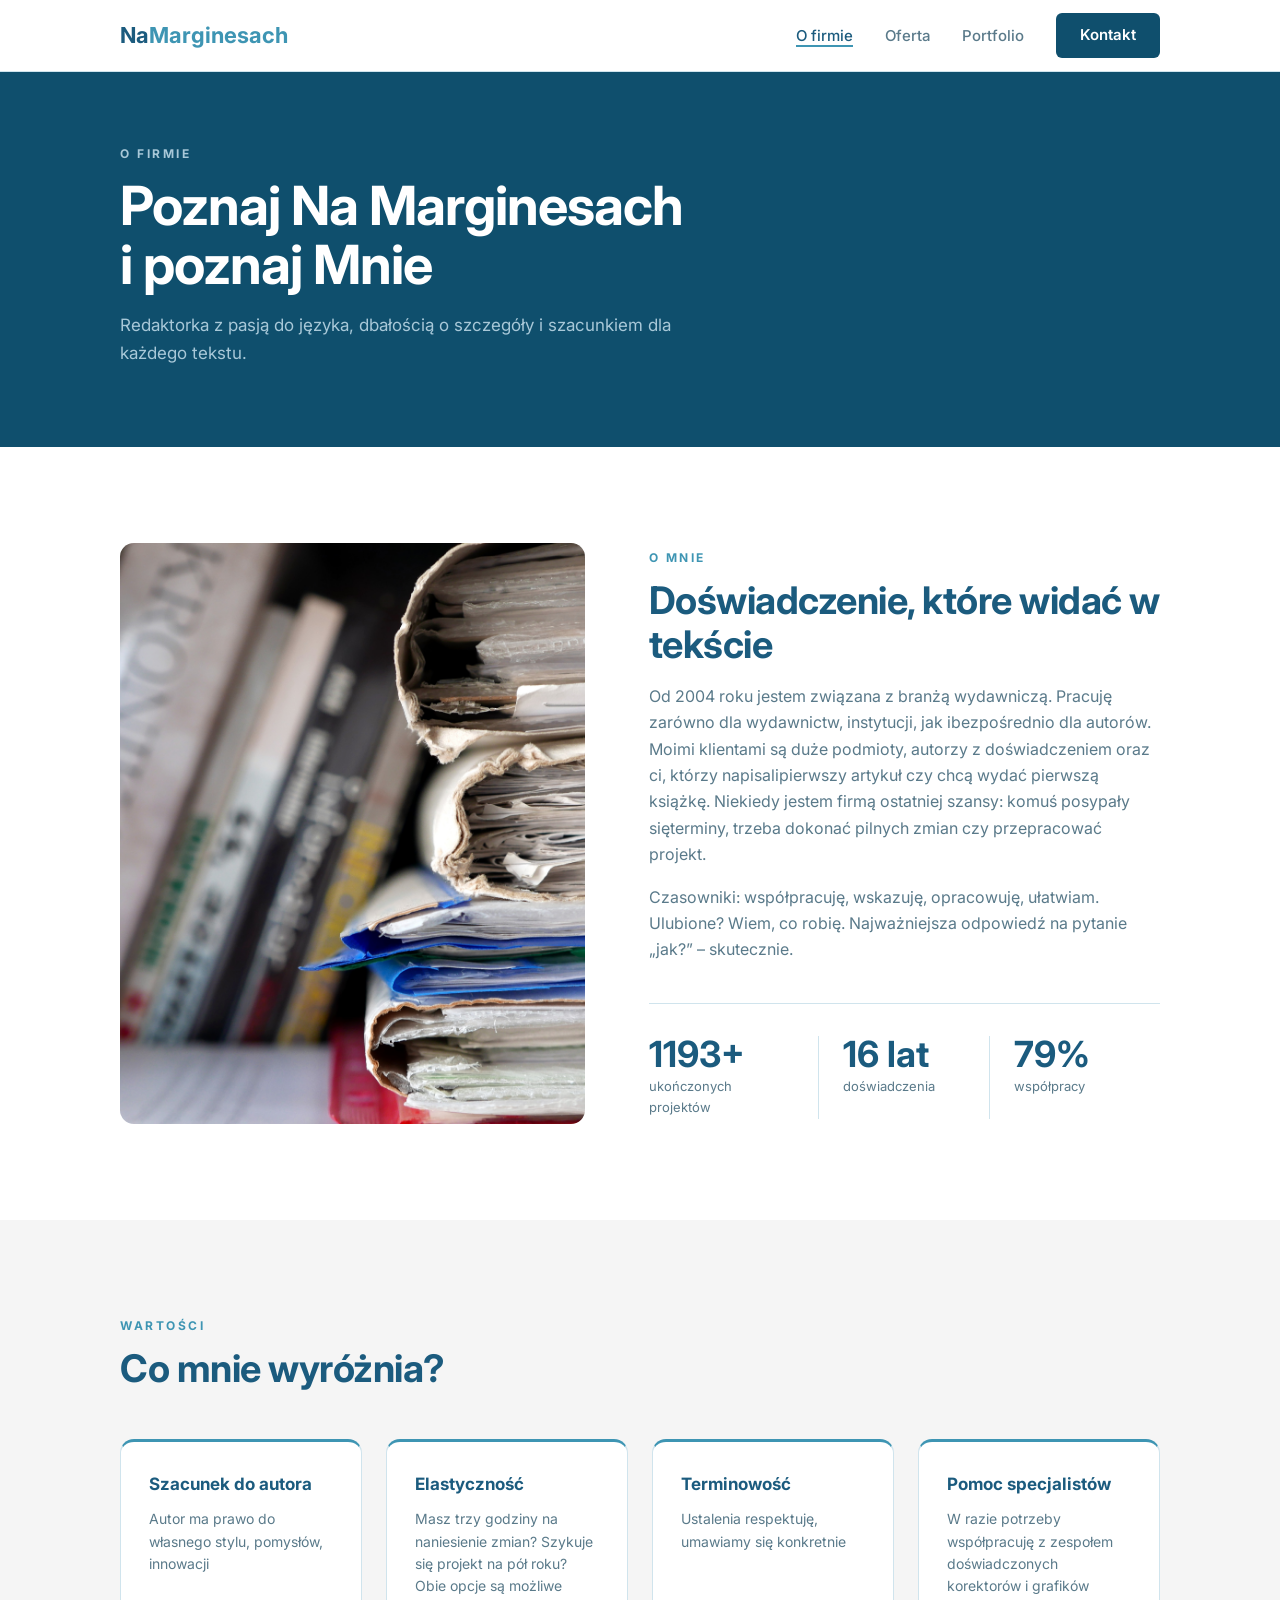
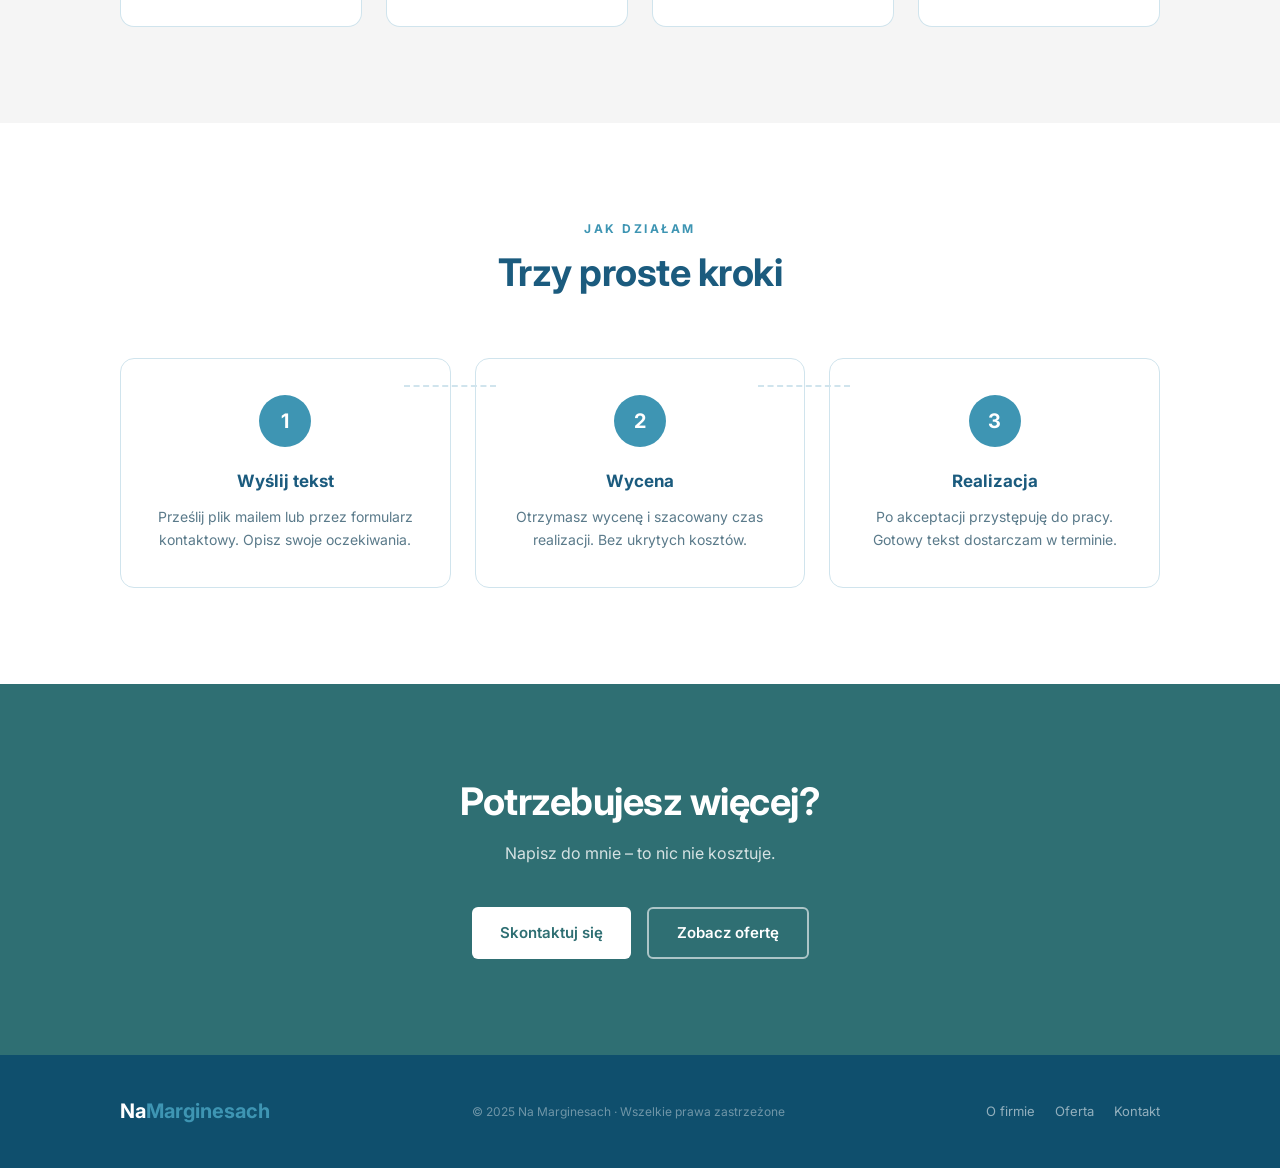
<file: pages/o-firmie.html>
<!DOCTYPE html>
<html lang="pl">
<head>
  <meta charset="UTF-8" />
  <meta name="viewport" content="width=device-width, initial-scale=1.0" />
  <title>O firmie - Na Marginesach</title>
  <link href="https://fonts.googleapis.com/css2?family=Inter:wght@400;500;600;700&display=swap" rel="stylesheet" />
  <link rel="stylesheet" href="../assets/css/style.css" />
  <style>
    /* ── PAGE-SPECIFIC STYLES ── */

    /* Intro two-column */
    .intro {
      background: var(--white);
      padding: 96px var(--margin);
    }
    .intro-inner {
      display: grid;
      grid-template-columns: 1fr 1.1fr;
      gap: 64px;
      align-items: center;
      max-width: var(--max-width);
      margin: 0 auto;
    }
    .intro-photo {
      border-radius: var(--radius-lg);
      overflow: hidden;
      aspect-ratio: 4/5;
      background: var(--gray-mid);
    }
    .intro-photo img {
      width: 100%; height: 100%; object-fit: cover; display: block;
    }
    .intro-right p {
      color: var(--muted);
      margin-top: 16px;
      margin-bottom: 16px;
    }
    .intro-right p:last-of-type { margin-bottom: 40px; }

    /* Stats with left border variant */
    .stats-bordered {
      display: grid;
      grid-template-columns: repeat(3, 1fr);
      gap: 0;
      margin-top: 40px;
    }
    .stat-bordered {
      padding: 0 28px;
      border-left: 3px solid var(--teal);
    }
    .stat-bordered:first-child { padding-left: 0cqb; border-left: none; border-left: 3px solid var(--teal); }
    .stat-bordered + .stat-bordered { margin-left: 24px; }
    .stat-bordered .stat-number { font-size: 32px; font-weight: 700; color: var(--navy); display: block; line-height: 1.1; }
    .stat-bordered .stat-label { font-size: 13px; color: var(--muted); margin-top: 4px; display: block; }

    /* Values */
    .values {
      background: var(--gray-light);
      padding: 96px var(--margin);
    }
    .values-inner { max-width: var(--max-width); margin: 0 auto; }
    .values-grid {
      display: grid;
      grid-template-columns: repeat(4, 1fr);
      gap: var(--gap);
      margin-top: 48px;
    }
    .value-card {
      background: var(--white);
      border: 1px solid var(--border);
      border-top: 3px solid var(--teal);
      border-radius: var(--radius-lg);
      padding: 28px;
    }
    .value-card h3 { font-size: 17px; margin-bottom: 10px; }
    .value-card p { font-size: 14px; color: var(--muted); line-height: 1.6; }

    /* Process (light) */
    .process-section {
      background: var(--white);
      padding: 96px var(--margin);
    }
    .process-section .process-inner { max-width: var(--max-width); margin: 0 auto; }
    .process-section .process-header { text-align: center; margin-bottom: 64px; }

    @media (max-width: 768px) {
      .intro-inner { grid-template-columns: 1fr; }
      .values-grid { grid-template-columns: 1fr 1fr; }
      .stats-bordered { gap: 16px; }
    }
    @media (max-width: 480px) {
      .values-grid { grid-template-columns: 1fr; }
      .stats-bordered { grid-template-columns: 1fr; gap: 20px; }
      .stat-bordered { padding-left: 16px; }
    }
  </style>
</head>
<body>

<!-- ── NAV ── -->
<nav id="main-nav">
  <div class="nav-inner">
    <a href="../index.html" class="nav-logo">Na<span>Marginesach</span></a>
    <div class="nav-right">
      <ul class="nav-links">
        <li><a href="o-firmie.html" class="active">O firmie</a></li>
        <li><a href="oferta.html">Oferta</a></li>
        <li><a href="portfolio.html">Portfolio</a></li>
      </ul>
      <a href="kontakt.html" class="btn-nav">Kontakt</a>
    </div>
    <button class="hamburger" id="hamburger" aria-label="Menu">
      <span></span><span></span><span></span>
    </button>
  </div>
</nav>
<div class="mobile-overlay" id="mobile-overlay">
  <a href="o-firmie.html">O firmie</a>
  <a href="oferta.html">Oferta</a>
  <a href="portfolio.html">Portfolio</a>
  <a href="kontakt.html" class="btn-nav">Kontakt</a>
</div>

<!-- ── HERO ── -->
<section class="hero">
  <div class="hero-inner">
    <span class="eyebrow">O firmie</span>
    <h1>Poznaj Na Marginesach<br>i poznaj Mnie</h1>
    <p>Redaktorka z pasją do języka, dbałością o szczegóły i szacunkiem dla każdego tekstu.</p>
  </div>
</section>

<!-- ── INTRO ── -->
<section class="intro">
  <div class="intro-inner">
    <div class="intro-photo">
      <img src="../assets/images/jerzygorecki-papers-4862061.jpg" alt="Na Marginesach — redaktorka" />
    </div>
    <div class="intro-right">
      <span class="eyebrow">O mnie</span>
      <h2>Doświadczenie, które widać w tekście</h2>
      <p>Od 2004 roku jestem związana z branżą wydawniczą. Pracuję zarówno dla wydawnictw, instytucji, jak ibezpośrednio dla autorów. Moimi klientami są duże podmioty, autorzy z doświadczeniem oraz ci, którzy napisalipierwszy artykuł czy chcą wydać pierwszą książkę. Niekiedy jestem firmą ostatniej szansy: komuś posypały sięterminy, trzeba dokonać pilnych zmian czy przepracować projekt.</p>
      <p>Czasowniki: współpracuję, wskazuję, opracowuję, ułatwiam. Ulubione? Wiem, co robię. Najważniejsza odpowiedź na pytanie „jak?” – skutecznie.</p>

<div class="stats-row" id="stats-row">
        <div class="stat-item">
          <span class="stat-number" data-target="1500" data-suffix="+">0</span>
          <span class="stat-label">ukończonych projektów</span>
        </div>
        <div class="stat-item">
          <span class="stat-number" data-target="21" data-suffix=" lat">0</span>
          <span class="stat-label">doświadczenia</span>
        </div>
        <div class="stat-item">
          <span class="stat-number" data-target="100" data-suffix="%">0</span>
          <span class="stat-label">współpracy</span>
        </div>
    </div>
  </div>
</section>

<!-- ── VALUES ── -->
<section class="values">
  <div class="values-inner">
    <span class="eyebrow">Wartości</span>
    <h2>Co mnie wyróżnia?</h2>
    <div class="values-grid">
      <div class="value-card">
        <h3>Szacunek do autora</h3>
        <p>Autor ma prawo do własnego stylu, pomysłów, innowacji</p>
      </div>
      <div class="value-card">
        <h3>Elastyczność</h3>
        <p>Masz trzy godziny na naniesienie zmian? Szykuje się projekt na pół roku? Obie opcje są możliwe</p>
      </div>
      <div class="value-card">
        <h3>Terminowość</h3>
        <p>Ustalenia respektuję, umawiamy się konkretnie</p>
      </div>
      <div class="value-card">
        <h3>Pomoc specjalistów</h3>
        <p>W razie potrzeby współpracuję z zespołem doświadczonych korektorów i grafików</p>
      </div>
    </div>
  </div>
</section>

<!-- ── PROCESS ── -->
<section class="process-section">
  <div class="process-inner">
    <div class="process-header">
      <span class="eyebrow">Jak działam</span>
      <h2>Trzy proste kroki</h2>
    </div>
    <div class="steps">
      <div class="step-card-light">
        <div class="step-number">1</div>
        <h3>Wyślij tekst</h3>
        <p>Prześlij plik mailem lub przez formularz kontaktowy. Opisz swoje oczekiwania.</p>
        <div class="step-connector-light"></div>
      </div>
      <div class="step-card-light">
        <div class="step-number">2</div>
        <h3>Wycena</h3>
        <p>Otrzymasz wycenę i szacowany czas realizacji. Bez ukrytych kosztów.</p>
        <div class="step-connector-light"></div>
      </div>
      <div class="step-card-light">
        <div class="step-number">3</div>
        <h3>Realizacja</h3>
        <p>Po akceptacji przystępuję do pracy. Gotowy tekst dostarczam w terminie.</p>
      </div>
    </div>
  </div>
</section>

<!-- ── CTA ── -->
<section class="cta-banner">
  <h2>Potrzebujesz więcej?</h2>
  <p>Napisz do mnie – to nic nie kosztuje.</p>
  <div class="cta-btns">
    <a href="kontakt.html" class="btn-white">Skontaktuj się</a>
    <a href="oferta.html" class="btn-outline-teal">Zobacz ofertę</a>
  </div>
</section>

<!-- ── SLIM FOOTER ── -->
<footer class="slim">
  <div class="footer-slim">
    <a href="../index.html" class="footer-logo">Na<span>Marginesach</span></a>
    <span class="footer-copy">© 2025 Na Marginesach · Wszelkie prawa zastrzeżone</span>
    <div class="footer-links">
      <a href="o-firmie.html">O firmie</a>
      <a href="oferta.html">Oferta</a>
      <a href="kontakt.html">Kontakt</a>
    </div>
  </div>
</footer>

<script src="../assets/js/o-firmie.js"></script>
</body>
</html>
</file>
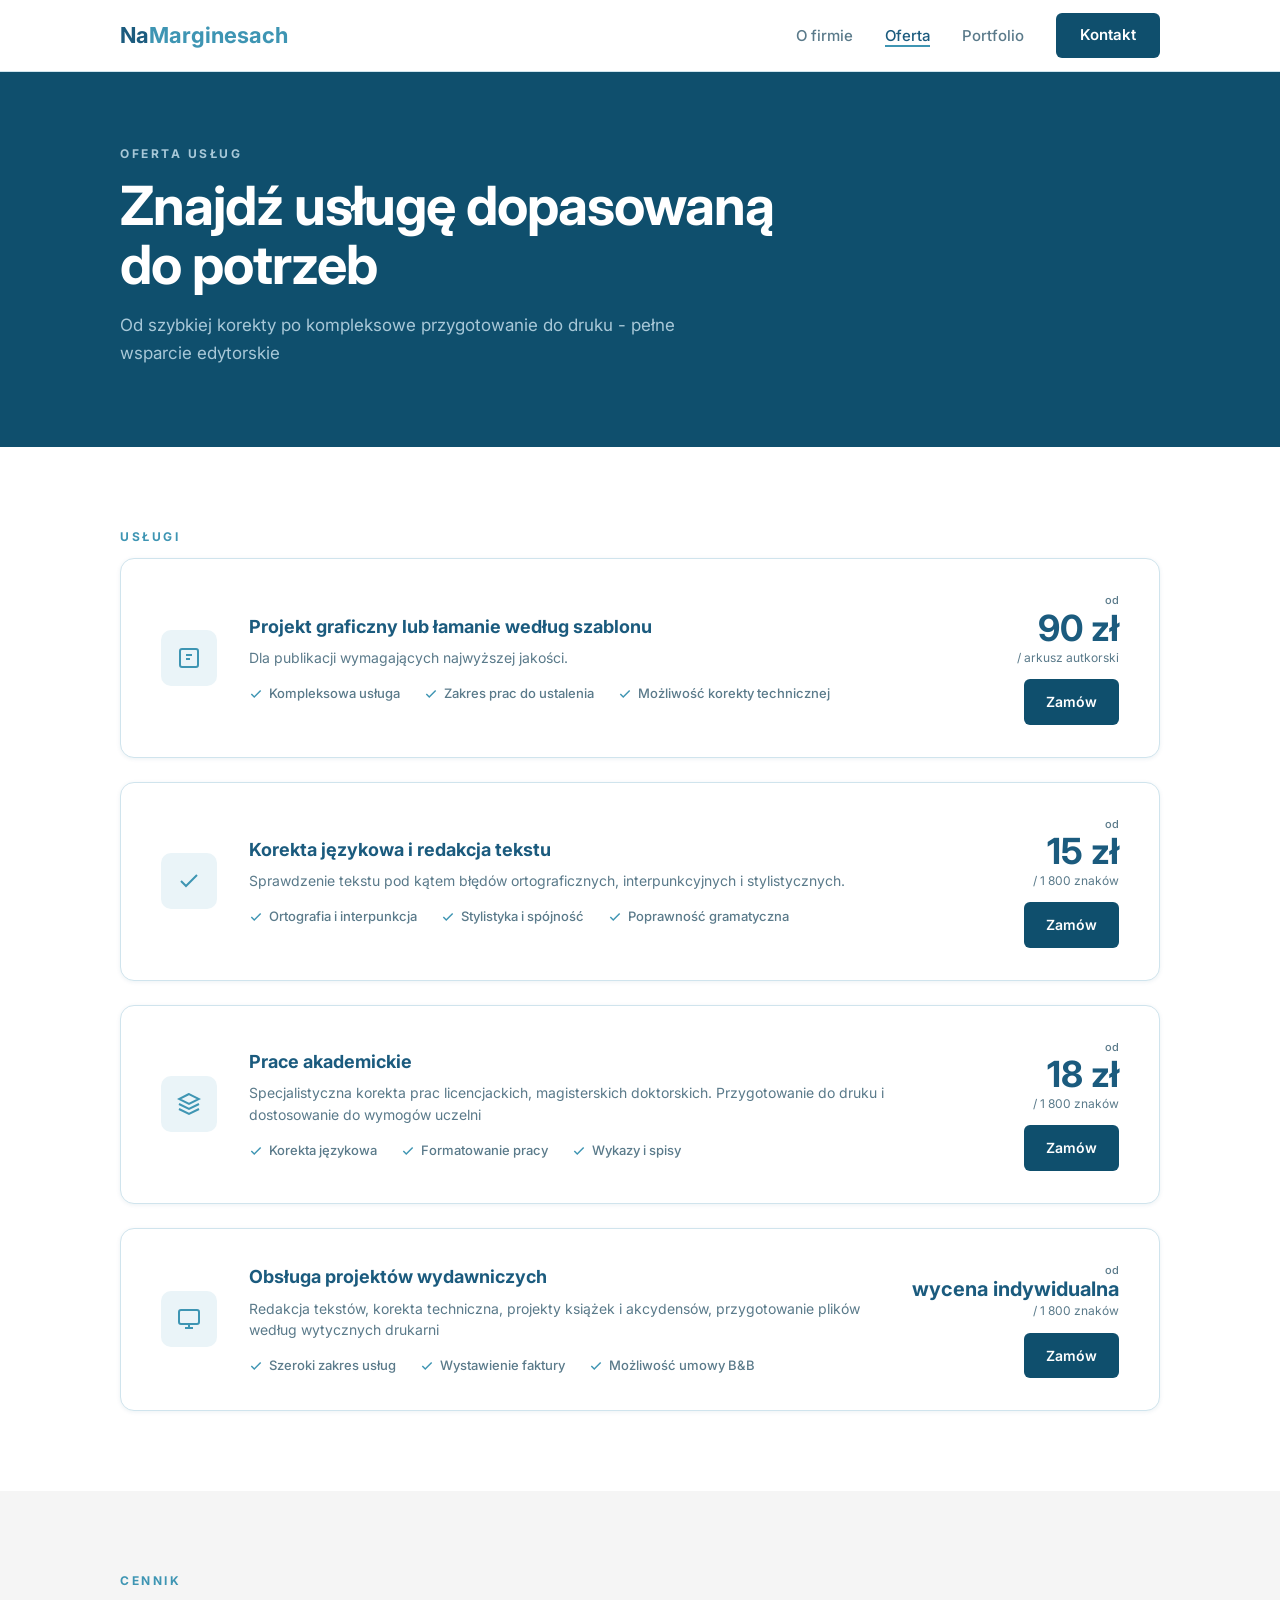
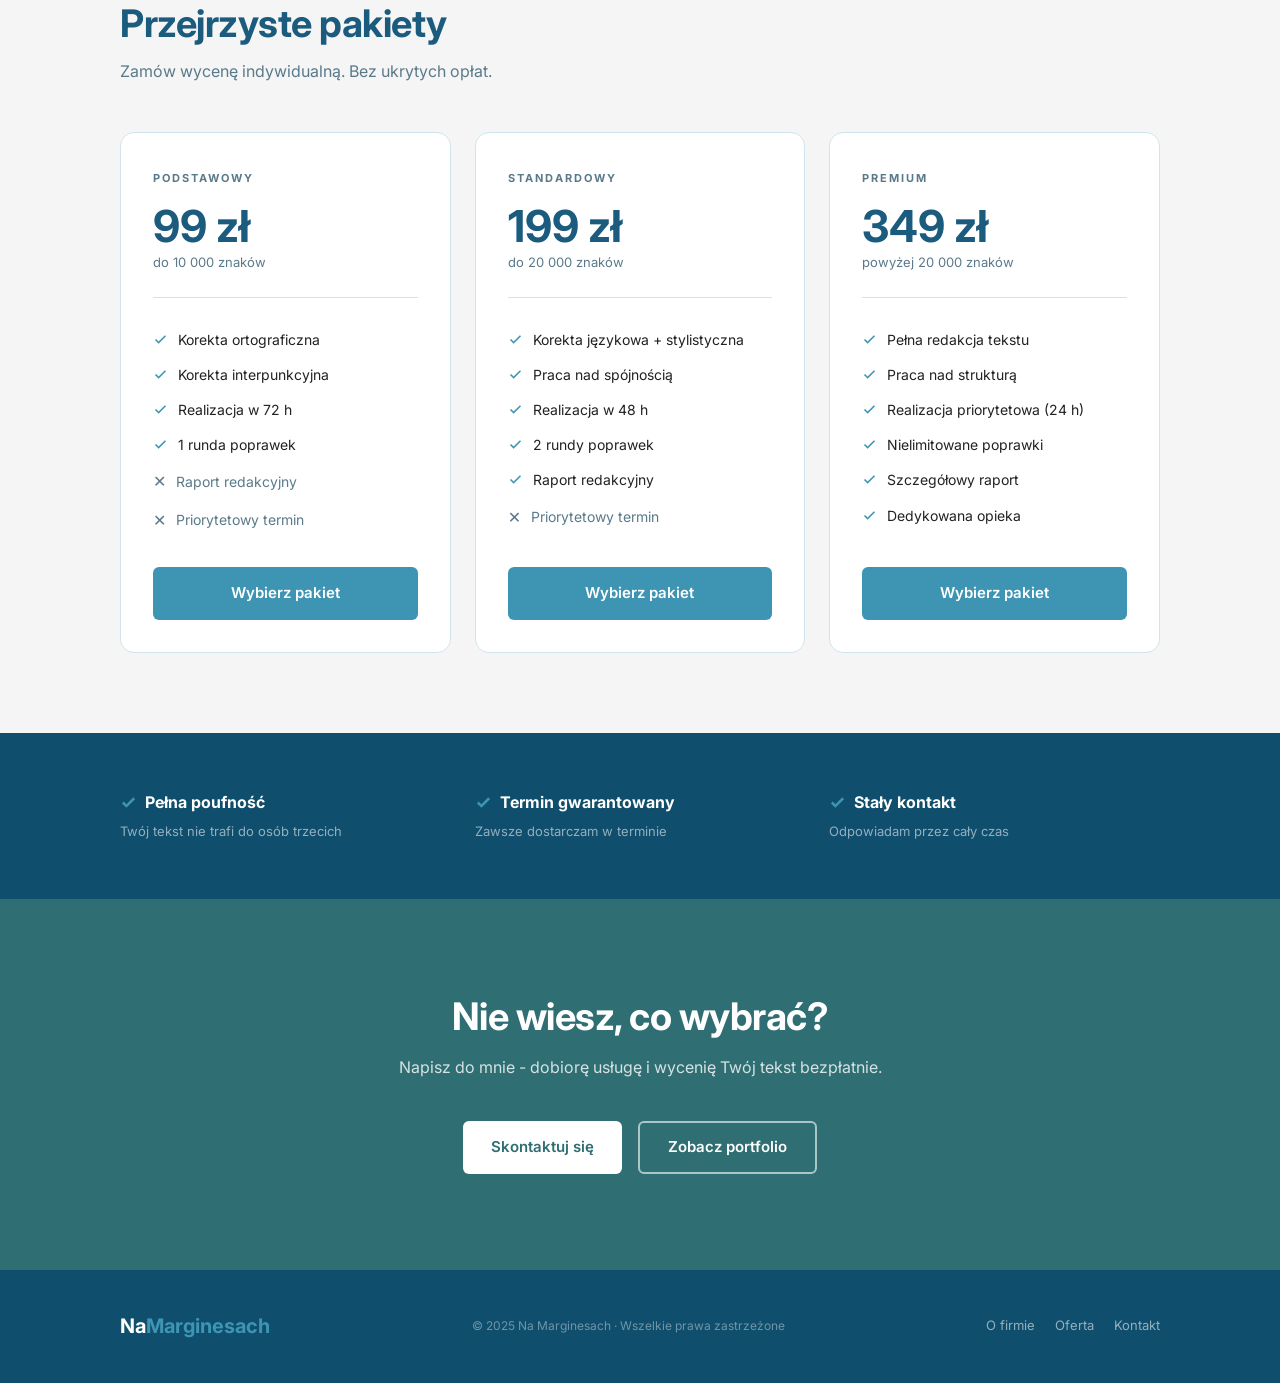
<file: pages/oferta.html>
<!DOCTYPE html>
<html lang="pl">
<head>
  <meta charset="UTF-8" />
  <meta name="viewport" content="width=device-width, initial-scale=1.0" />
  <title>Oferta — Na Marginesach</title>
  <link href="https://fonts.googleapis.com/css2?family=Inter:wght@400;500;600;700&display=swap" rel="stylesheet" />
  <link rel="stylesheet" href="../assets/css/style.css" />
  <style>
    /* ── SERVICES LIST ── */
    .services-list { background: var(--white); padding: 80px var(--margin); }
    .services-list-inner { max-width: var(--max-width); margin: 0 auto; }

    .service-card-h {
      background: var(--white);
      border: 1px solid var(--border);
      border-radius: var(--radius-lg);
      padding: 32px 40px;
      display: flex; align-items: center; gap: 32px;
      margin-bottom: var(--gap);
      box-shadow: var(--shadow-sm);
      transition: box-shadow 0.2s;
    }
    .service-card-h:hover { box-shadow: var(--shadow-md); }
    .service-card-h:last-child { margin-bottom: 0; }

    .card-body { flex: 1; min-width: 0; }
    .card-body h3 { font-size: 18px; margin-bottom: 6px; }
    .card-body p { color: var(--muted); font-size: 14px; margin-bottom: 14px; line-height: 1.55; }
    .card-features { display: flex; gap: 24px; flex-wrap: wrap; }
    .card-feature {
      display: flex; align-items: center; gap: 6px;
      font-size: 13px; color: var(--muted); font-weight: 500;
    }
    .card-feature svg { color: var(--teal); flex-shrink: 0; }

    .card-price-block {
      flex-shrink: 0;
      display: flex; flex-direction: column; align-items: flex-end; gap: 12px;
      min-width: 160px;
    }
    .price-label { font-size: 11px; color: var(--muted); font-weight: 500; text-align: right; }
    .price-main { font-size: 36px; font-weight: 700; color: var(--navy); line-height: 1; text-align: right; }
    .price-main.price-indiv { font-size: 20px; }
    .price-sub { font-size: 12px; color: var(--muted); text-align: right; margin-top: 2px; }

    /* ── PRICING ── */
    .pricing { background: var(--gray-light); padding: 80px var(--margin); }
    .pricing-inner { max-width: var(--max-width); margin: 0 auto; }
    .pricing-grid { display: grid; grid-template-columns: repeat(3, 1fr); gap: var(--gap); margin-top: 48px; }

    .pricing-card {
      background: var(--white); border: 1px solid var(--border);
      border-radius: var(--radius-lg); padding: 36px 32px 32px;
      display: flex; flex-direction: column;
    }
    .pkg-name {
      font-size: 11px; font-weight: 700; letter-spacing: 2px;
      text-transform: uppercase; color: var(--muted);
      margin-bottom: 16px; display: block;
    }
    .pkg-price { font-size: 44px; font-weight: 700; color: var(--navy); line-height: 1; margin-bottom: 4px; }
    .pkg-size { font-size: 13px; color: var(--muted); margin-bottom: 24px; }
    .pkg-divider { border: none; border-top: 1px solid var(--border); margin-bottom: 24px; }
    .pkg-features { list-style: none; flex: 1; margin-bottom: 28px; }
    .pkg-features li { font-size: 14px; padding: 6px 0; display: flex; align-items: center; gap: 10px; }
    .pkg-features li.included { color: var(--text); }
    .pkg-features li.excluded { color: var(--muted); }
    .feat-check { color: var(--teal); flex-shrink: 0; }
    .feat-cross { color: var(--muted); flex-shrink: 0; font-size: 16px; }
    .btn-pkg {
      background: var(--teal); color: var(--white);
      text-align: center; padding: 14px; border-radius: var(--radius-sm);
      font-size: 15px; font-weight: 600; text-decoration: none;
      display: block; transition: background 0.15s; margin-top: auto;
    }
    .btn-pkg:hover { background: #3285a0; }

    /* ── GUARANTEE ── */
    .guarantee { background: var(--navy-dark); padding: 56px var(--margin); }
    .guarantee-inner {
      max-width: var(--max-width); margin: 0 auto;
      display: grid; grid-template-columns: repeat(3, 1fr); gap: var(--gap);
    }
    .guarantee-item { display: flex; flex-direction: column; gap: 6px; }
    .g-title { font-size: 16px; font-weight: 700; color: var(--white); display: flex; align-items: center; gap: 8px; }
    .guarantee-item p { font-size: 13px; color: rgba(255,255,255,0.55); }

    /* ── RESPONSIVE ── */
    @media (max-width: 768px) {
      .service-card-h { flex-direction: column; align-items: flex-start; }
      .card-price-block { align-items: flex-start; flex-direction: row; align-items: center; gap: 24px; }
      .pricing-grid { grid-template-columns: 1fr; }
      .guarantee-inner { grid-template-columns: 1fr; gap: 28px; }
    }
    @media (max-width: 480px) {
      .card-features { flex-direction: column; gap: 8px; }
    }
  </style>
</head>
<body>

<!-- ── NAV ── -->
<nav id="main-nav">
  <div class="nav-inner">
    <a href="../index.html" class="nav-logo">Na<span>Marginesach</span></a>
    <div class="nav-right">
      <ul class="nav-links">
        <li><a href="o-firmie.html">O firmie</a></li>
        <li><a href="oferta.html" class="active">Oferta</a></li>
        <li><a href="portfolio.html">Portfolio</a></li>
      </ul>
      <a href="kontakt.html" class="btn-nav">Kontakt</a>
    </div>
    <button class="hamburger" id="hamburger" aria-label="Menu">
      <span></span><span></span><span></span>
    </button>
  </div>
</nav>
<div class="mobile-overlay" id="mobile-overlay">
  <a href="o-firmie.html">O firmie</a>
  <a href="oferta.html">Oferta</a>
  <a href="portfolio.html">Portfolio</a>
  <a href="kontakt.html" class="btn-nav">Kontakt</a>
</div>

<!-- ── HERO ── -->
<section class="hero">
  <div class="hero-inner">
    <span class="eyebrow">Oferta usług</span>
    <h1>Znajdź usługę dopasowaną do potrzeb</h1>
    <p>Od szybkiej korekty po kompleksowe przygotowanie do druku - pełne wsparcie edytorskie</p>
  </div>
</section>

<!-- ── SERVICES LIST ── -->
<section class="services-list">
  <div class="services-list-inner">
    <span class="eyebrow">Usługi</span>

    <div class="service-card-h">
      <div class="card-icon-sq">
        <svg width="24" height="24" fill="none" stroke="currentColor" stroke-width="2" viewBox="0 0 24 24"><rect x="3" y="3" width="18" height="18" rx="2"/><path d="M9 9h6M9 13h4"/></svg>
      </div>
      <div class="card-body">
        <h3>Projekt graficzny lub łamanie według szablonu</h3>
        <p>Dla publikacji wymagających najwyższej jakości.</p>
        <div class="card-features">
          <span class="card-feature"><svg width="14" height="14" fill="none" stroke="currentColor" stroke-width="2.5" viewBox="0 0 24 24"><path d="M20 6L9 17l-5-5"/></svg>Kompleksowa usługa</span>
          <span class="card-feature"><svg width="14" height="14" fill="none" stroke="currentColor" stroke-width="2.5" viewBox="0 0 24 24"><path d="M20 6L9 17l-5-5"/></svg>Zakres prac do ustalenia</span>
          <span class="card-feature"><svg width="14" height="14" fill="none" stroke="currentColor" stroke-width="2.5" viewBox="0 0 24 24"><path d="M20 6L9 17l-5-5"/></svg>Możliwość korekty technicznej</span>
        </div>
      </div>
      <div class="card-price-block">
        <div>
          <div class="price-label">od</div>
          <div class="price-main">90 zł</div>
          <div class="price-sub">/ arkusz autkorski</div>
        </div>
        <a href="kontakt.html" class="btn-order">Zamów</a>
      </div>
    </div>

    <div class="service-card-h">
      <div class="card-icon-sq">
        <svg width="24" height="24" fill="none" stroke="currentColor" stroke-width="2" viewBox="0 0 24 24"><path d="M20 6L9 17l-5-5"/></svg>
      </div>
      <div class="card-body">
        <h3>Korekta językowa i redakcja tekstu</h3>
        <p>Sprawdzenie tekstu pod kątem błędów ortograficznych, interpunkcyjnych i stylistycznych.</p>
        <div class="card-features">
          <span class="card-feature"><svg width="14" height="14" fill="none" stroke="currentColor" stroke-width="2.5" viewBox="0 0 24 24"><path d="M20 6L9 17l-5-5"/></svg>Ortografia i interpunkcja</span>
          <span class="card-feature"><svg width="14" height="14" fill="none" stroke="currentColor" stroke-width="2.5" viewBox="0 0 24 24"><path d="M20 6L9 17l-5-5"/></svg>Stylistyka i spójność</span>
          <span class="card-feature"><svg width="14" height="14" fill="none" stroke="currentColor" stroke-width="2.5" viewBox="0 0 24 24"><path d="M20 6L9 17l-5-5"/></svg>Poprawność gramatyczna</span>
        </div>
      </div>
      <div class="card-price-block">
        <div>
          <div class="price-label">od</div>
          <div class="price-main">15 zł</div>
          <div class="price-sub">/ 1 800 znaków</div>
        </div>
        <a href="kontakt.html" class="btn-order">Zamów</a>
      </div>
    </div>

    <div class="service-card-h">
      <div class="card-icon-sq">
        <svg width="24" height="24" fill="none" stroke="currentColor" stroke-width="2" viewBox="0 0 24 24"><path d="M12 2L2 7l10 5 10-5-10-5z"/><path d="M2 17l10 5 10-5"/><path d="M2 12l10 5 10-5"/></svg>
      </div>
      <div class="card-body">
        <h3>Prace akademickie</h3>
        <p>Specjalistyczna korekta prac licencjackich, magisterskich doktorskich. Przygotowanie do druku i dostosowanie do wymogów uczelni</p>
        <div class="card-features">
          <span class="card-feature"><svg width="14" height="14" fill="none" stroke="currentColor" stroke-width="2.5" viewBox="0 0 24 24"><path d="M20 6L9 17l-5-5"/></svg>Korekta językowa</span>
          <span class="card-feature"><svg width="14" height="14" fill="none" stroke="currentColor" stroke-width="2.5" viewBox="0 0 24 24"><path d="M20 6L9 17l-5-5"/></svg>Formatowanie pracy</span>
          <span class="card-feature"><svg width="14" height="14" fill="none" stroke="currentColor" stroke-width="2.5" viewBox="0 0 24 24"><path d="M20 6L9 17l-5-5"/></svg>Wykazy i spisy</span>
        </div>
      </div>
      <div class="card-price-block">
        <div>
          <div class="price-label">od</div>
          <div class="price-main">18 zł</div>
          <div class="price-sub">/ 1 800 znaków</div>
        </div>
        <a href="kontakt.html" class="btn-order">Zamów</a>
      </div>
    </div>

    <div class="service-card-h">
      <div class="card-icon-sq">
        <svg width="24" height="24" fill="none" stroke="currentColor" stroke-width="2" viewBox="0 0 24 24"><rect x="2" y="3" width="20" height="14" rx="2"/><path d="M8 21h8M12 17v4"/></svg>
      </div>
      <div class="card-body">
        <h3>Obsługa projektów wydawniczych</h3>
        <p>Redakcja tekstów, korekta techniczna, projekty książek i akcydensów, przygotowanie plików według wytycznych drukarni</p>
        <div class="card-features">
          <span class="card-feature"><svg width="14" height="14" fill="none" stroke="currentColor" stroke-width="2.5" viewBox="0 0 24 24"><path d="M20 6L9 17l-5-5"/></svg>Szeroki zakres usług</span>
          <span class="card-feature"><svg width="14" height="14" fill="none" stroke="currentColor" stroke-width="2.5" viewBox="0 0 24 24"><path d="M20 6L9 17l-5-5"/></svg>Wystawienie faktury</span>
          <span class="card-feature"><svg width="14" height="14" fill="none" stroke="currentColor" stroke-width="2.5" viewBox="0 0 24 24"><path d="M20 6L9 17l-5-5"/></svg>Możliwość umowy B&amp;B</span>
        </div>
      </div>
      <div class="card-price-block">
        <div>
          <div class="price-label">od</div>
          <div class="price-main price-indiv">wycena indywidualna</div>
          <div class="price-sub">/ 1 800 znaków</div>
        </div>
        <a href="kontakt.html" class="btn-order">Zamów</a>
      </div>
    </div>
  </div>
</section>

<!-- ── PRICING ── -->
<section class="pricing">
  <div class="pricing-inner">
    <span class="eyebrow">Cennik</span>
    <h2>Przejrzyste pakiety</h2>
    <p style="color:var(--muted);margin-top:12px;">Zamów wycenę indywidualną. Bez ukrytych opłat.</p>
    <div class="pricing-grid">
      <div class="pricing-card">
        <span class="pkg-name">Podstawowy</span>
        <div class="pkg-price">99 zł</div>
        <div class="pkg-size">do 10 000 znaków</div>
        <hr class="pkg-divider" />
        <ul class="pkg-features">
          <li class="included"><svg class="feat-check" width="15" height="15" fill="none" stroke="currentColor" stroke-width="2.5" viewBox="0 0 24 24"><path d="M20 6L9 17l-5-5"/></svg>Korekta ortograficzna</li>
          <li class="included"><svg class="feat-check" width="15" height="15" fill="none" stroke="currentColor" stroke-width="2.5" viewBox="0 0 24 24"><path d="M20 6L9 17l-5-5"/></svg>Korekta interpunkcyjna</li>
          <li class="included"><svg class="feat-check" width="15" height="15" fill="none" stroke="currentColor" stroke-width="2.5" viewBox="0 0 24 24"><path d="M20 6L9 17l-5-5"/></svg>Realizacja w 72 h</li>
          <li class="included"><svg class="feat-check" width="15" height="15" fill="none" stroke="currentColor" stroke-width="2.5" viewBox="0 0 24 24"><path d="M20 6L9 17l-5-5"/></svg>1 runda poprawek</li>
          <li class="excluded"><span class="feat-cross">✕</span>Raport redakcyjny</li>
          <li class="excluded"><span class="feat-cross">✕</span>Priorytetowy termin</li>
        </ul>
        <a href="kontakt.html" class="btn-pkg">Wybierz pakiet</a>
      </div>
      <div class="pricing-card">
        <span class="pkg-name">Standardowy</span>
        <div class="pkg-price">199 zł</div>
        <div class="pkg-size">do 20 000 znaków</div>
        <hr class="pkg-divider" />
        <ul class="pkg-features">
          <li class="included"><svg class="feat-check" width="15" height="15" fill="none" stroke="currentColor" stroke-width="2.5" viewBox="0 0 24 24"><path d="M20 6L9 17l-5-5"/></svg>Korekta językowa + stylistyczna</li>
          <li class="included"><svg class="feat-check" width="15" height="15" fill="none" stroke="currentColor" stroke-width="2.5" viewBox="0 0 24 24"><path d="M20 6L9 17l-5-5"/></svg>Praca nad spójnością</li>
          <li class="included"><svg class="feat-check" width="15" height="15" fill="none" stroke="currentColor" stroke-width="2.5" viewBox="0 0 24 24"><path d="M20 6L9 17l-5-5"/></svg>Realizacja w 48 h</li>
          <li class="included"><svg class="feat-check" width="15" height="15" fill="none" stroke="currentColor" stroke-width="2.5" viewBox="0 0 24 24"><path d="M20 6L9 17l-5-5"/></svg>2 rundy poprawek</li>
          <li class="included"><svg class="feat-check" width="15" height="15" fill="none" stroke="currentColor" stroke-width="2.5" viewBox="0 0 24 24"><path d="M20 6L9 17l-5-5"/></svg>Raport redakcyjny</li>
          <li class="excluded"><span class="feat-cross">✕</span>Priorytetowy termin</li>
        </ul>
        <a href="kontakt.html" class="btn-pkg">Wybierz pakiet</a>
      </div>
      <div class="pricing-card">
        <span class="pkg-name">Premium</span>
        <div class="pkg-price">349 zł</div>
        <div class="pkg-size">powyżej 20 000 znaków</div>
        <hr class="pkg-divider" />
        <ul class="pkg-features">
          <li class="included"><svg class="feat-check" width="15" height="15" fill="none" stroke="currentColor" stroke-width="2.5" viewBox="0 0 24 24"><path d="M20 6L9 17l-5-5"/></svg>Pełna redakcja tekstu</li>
          <li class="included"><svg class="feat-check" width="15" height="15" fill="none" stroke="currentColor" stroke-width="2.5" viewBox="0 0 24 24"><path d="M20 6L9 17l-5-5"/></svg>Praca nad strukturą</li>
          <li class="included"><svg class="feat-check" width="15" height="15" fill="none" stroke="currentColor" stroke-width="2.5" viewBox="0 0 24 24"><path d="M20 6L9 17l-5-5"/></svg>Realizacja priorytetowa (24 h)</li>
          <li class="included"><svg class="feat-check" width="15" height="15" fill="none" stroke="currentColor" stroke-width="2.5" viewBox="0 0 24 24"><path d="M20 6L9 17l-5-5"/></svg>Nielimitowane poprawki</li>
          <li class="included"><svg class="feat-check" width="15" height="15" fill="none" stroke="currentColor" stroke-width="2.5" viewBox="0 0 24 24"><path d="M20 6L9 17l-5-5"/></svg>Szczegółowy raport</li>
          <li class="included"><svg class="feat-check" width="15" height="15" fill="none" stroke="currentColor" stroke-width="2.5" viewBox="0 0 24 24"><path d="M20 6L9 17l-5-5"/></svg>Dedykowana opieka</li>
        </ul>
        <a href="kontakt.html" class="btn-pkg">Wybierz pakiet</a>
      </div>
    </div>
  </div>
</section>

<!-- ── GUARANTEE ── -->
<section class="guarantee">
  <div class="guarantee-inner">
    <div class="guarantee-item">
      <div class="g-title" > <svg class="feat-check" width="17" height="17" fill="none" stroke="currentColor" stroke-width="3.5" viewBox="0 0 24 24"><path d="M20 6L9 17l-5-5"/></svg>Pełna poufność</div>
      <p>Twój tekst nie trafi do osób trzecich</p>
    </div>
    <div class="guarantee-item">
      <div class="g-title"> <svg class="feat-check" width="17" height="17" fill="none" stroke="currentColor" stroke-width="3.5" viewBox="0 0 24 24"><path d="M20 6L9 17l-5-5"/></svg>Termin gwarantowany</div>
      <p>Zawsze dostarczam w terminie</p>
    </div>
    <div class="guarantee-item">
      <div class="g-title"> <svg class="feat-check" width="17" height="17" fill="none" stroke="currentColor" stroke-width="3.5" viewBox="0 0 24 24"><path d="M20 6L9 17l-5-5"/></svg>Stały kontakt</div>
      <p>Odpowiadam przez cały czas</p>
    </div>
  </div>
</section>

<!-- ── CTA ── -->
<section class="cta-banner">
  <h2>Nie wiesz, co wybrać?</h2>
  <p>Napisz do mnie - dobiorę usługę i wycenię Twój tekst bezpłatnie.</p>
  <div class="cta-btns">
    <a href="kontakt.html" class="btn-white">Skontaktuj się</a>
    <a href="portfolio.html" class="btn-outline-teal">Zobacz portfolio</a>
  </div>
</section>

<!-- ── SLIM FOOTER ── -->
<footer class="slim">
  <div class="footer-slim">
    <a href="../index.html" class="footer-logo">Na<span>Marginesach</span></a>
    <span class="footer-copy">© 2025 Na Marginesach · Wszelkie prawa zastrzeżone</span>
    <div class="footer-links">
      <a href="o-firmie.html">O firmie</a>
      <a href="oferta.html">Oferta</a>
      <a href="kontakt.html">Kontakt</a>
    </div>
  </div>
</footer>

<script src="../assets/js/oferta.js"></script>
</body>
</html>
</file>
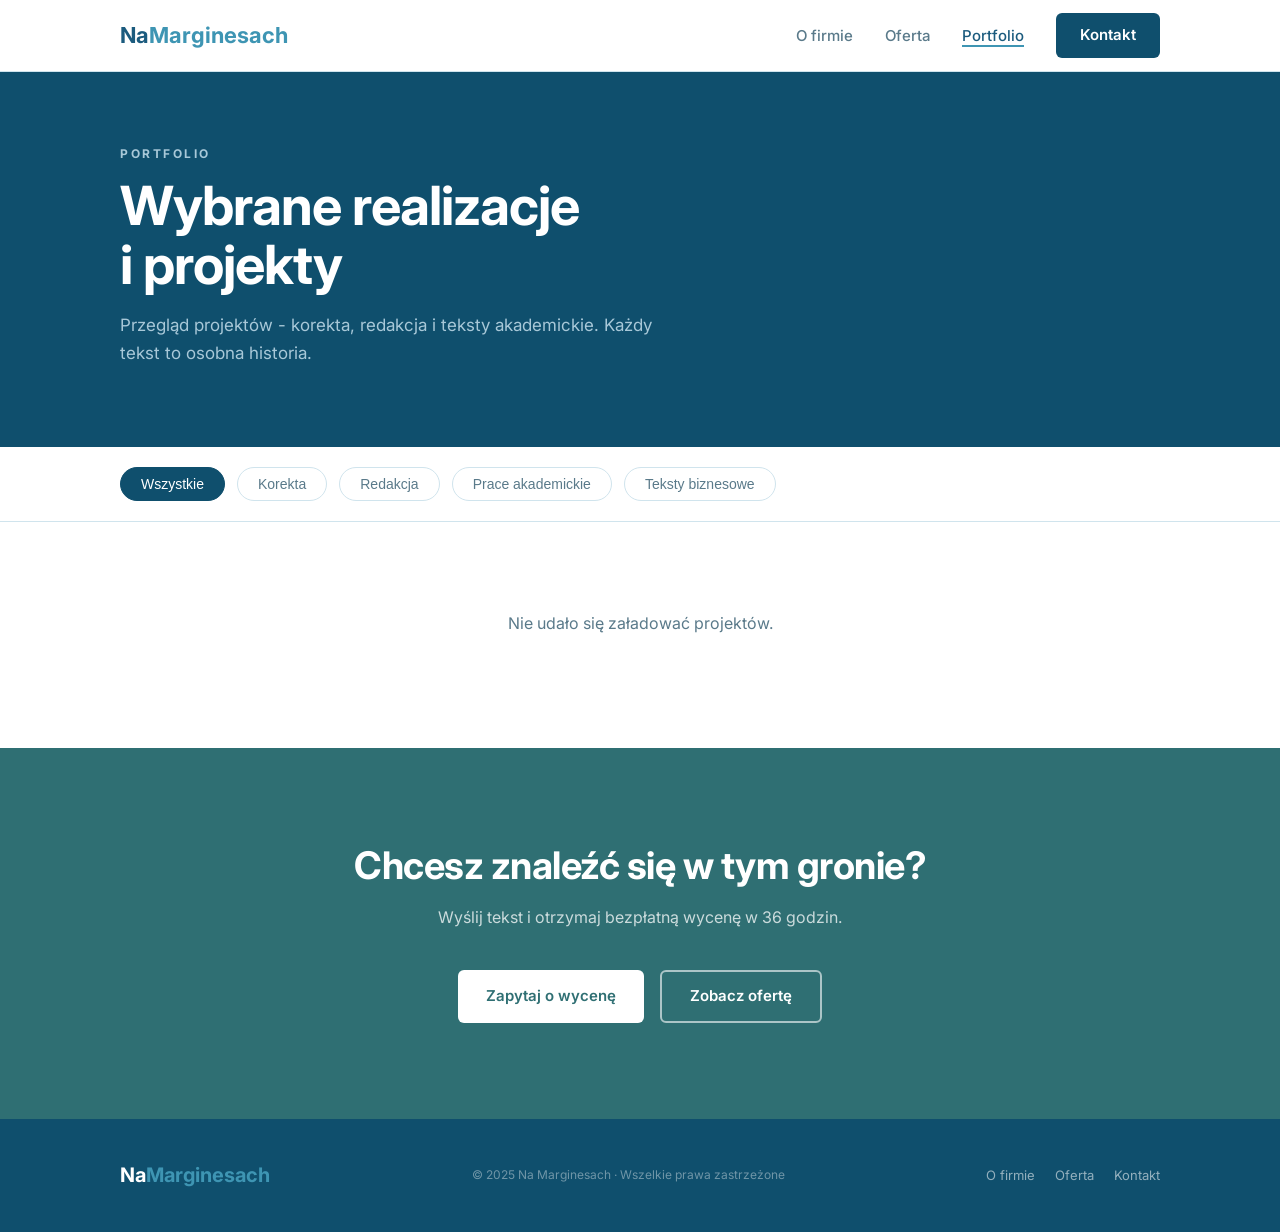
<file: pages/portfolio.html>
<!DOCTYPE html>
<html lang="pl">
<head>
  <meta charset="UTF-8" />
  <meta name="viewport" content="width=device-width, initial-scale=1.0" />
  <title>Portfolio — Na Marginesach</title>
  <link href="https://fonts.googleapis.com/css2?family=Inter:wght@400;500;600;700&display=swap" rel="stylesheet" />
  <link rel="stylesheet" href="../assets/css/style.css" />
  <style>
    /* ── FILTER BAR ── */
    .filter-bar {
      background: var(--white);
      border-bottom: 1px solid var(--border);
      padding: 20px var(--margin);
      display: flex;
      align-items: center;
      gap: 12px;
      flex-wrap: wrap;
    }

    /* ── PORTFOLIO GRID ── */
    .portfolio-section {
      background: var(--white);
      padding: 48px var(--margin) 72px;
    }
    .portfolio-grid {
      display: grid;
      grid-template-columns: repeat(3, 1fr);
      gap: var(--gap);
      max-width: var(--max-width);
      margin: 0 auto;
    }

    .portfolio-card {
      background: var(--white);
      border: 1px solid var(--border);
      border-radius: var(--radius-lg);
      overflow: hidden;
      transition: box-shadow 0.2s;
    }
    .portfolio-card:hover { box-shadow: var(--shadow-md); }
    .portfolio-card.hidden { display: none; }

    /* Card image area */
    .card-image {
      height: 200px;
      position: relative;
      overflow: hidden;
    }

    /* Category pill — overlay top-left */
    .card-doc-tag {
      position: absolute;
      top: 12px;
      left: 12px;
      z-index: 2;
      background: var(--teal);
      color: var(--white);
      font-size: 10px;
      font-weight: 700;
      padding: 3px 10px;
      border-radius: 10px;
      white-space: nowrap;
    }

    /* Full-width image */
    .card-img-placeholder {
      width: 100%;
      height: 100%;
      background: var(--gray-light);
      overflow: hidden;
    }
    .card-img-placeholder img {
      width: 100%;
      height: 100%;
      object-fit: cover;
      display: block;
    }

    /* Card body */
    .card-body {
      padding: 20px;
    }
    .card-category {
      font-size: 11px;
      font-weight: 700;
      letter-spacing: 1px;
      text-transform: uppercase;
      color: var(--teal);
      margin-bottom: 6px;
      display: block;
    }
    .card-body h3 {
      font-size: 16px;
      color: var(--navy);
      margin-bottom: 8px;
    }
    .card-body p {
      font-size: 13px;
      color: var(--muted);
      line-height: 1.55;
      margin-bottom: 16px;
    }
    .card-footer {
      display: flex;
      align-items: center;
      justify-content: space-between;
    }
    .card-pdf {
      font-size: 13px;
      font-weight: 600;
      color: var(--teal);
      text-decoration: none;
      transition: color 0.15s;
    }
    .card-pdf:hover { color: var(--navy); }
    .card-year {
      font-size: 13px;
      color: var(--muted);
    }

    /* CTA — navy dark variant */
    .cta-navy {
      background: var(--teal-dark);
      padding: 96px var(--margin);
      text-align: center;
    }
    .cta-navy h2 { color: var(--white); }
    .cta-navy p { color: rgba(255,255,255,0.75); margin: 16px auto 40px; max-width: 480px; }

    @media (max-width: 768px) {
      .portfolio-grid { grid-template-columns: 1fr 1fr; }
      .filter-bar { padding: 16px 40px; }
    }
    @media (max-width: 480px) {
      .portfolio-grid { grid-template-columns: 1fr; }
      .filter-bar { padding: 16px 20px; }
    }
  </style>
</head>
<body>

<!-- ── NAV ── -->
<nav id="main-nav">
  <div class="nav-inner">
    <a href="../index.html" class="nav-logo">Na<span>Marginesach</span></a>
    <div class="nav-right">
      <ul class="nav-links">
        <li><a href="o-firmie.html">O firmie</a></li>
        <li><a href="oferta.html">Oferta</a></li>
        <li><a href="portfolio.html" class="active">Portfolio</a></li>
      </ul>
      <a href="kontakt.html" class="btn-nav">Kontakt</a>
    </div>
    <button class="hamburger" id="hamburger" aria-label="Menu">
      <span></span><span></span><span></span>
    </button>
  </div>
</nav>
<div class="mobile-overlay" id="mobile-overlay">
  <a href="o-firmie.html">O firmie</a>
  <a href="oferta.html">Oferta</a>
  <a href="portfolio.html">Portfolio</a>
  <a href="kontakt.html" class="btn-nav">Kontakt</a>
</div>

<!-- ── HERO ── -->
<section class="hero">
  <div class="hero-inner">
    <span class="eyebrow">Portfolio</span>
    <h1>Wybrane realizacje<br>i projekty</h1>
    <p>Przegląd projektów - korekta, redakcja i teksty akademickie. Każdy tekst to osobna historia.</p>
  </div>
</section>

<!-- ── FILTER BAR ── -->
<div class="filter-bar">
  <button class="filter-pill active" data-filter="wszystkie">Wszystkie</button>
  <button class="filter-pill" data-filter="korekta">Korekta</button>
  <button class="filter-pill" data-filter="redakcja">Redakcja</button>
  <button class="filter-pill" data-filter="prace-akademickie">Prace akademickie</button>
  <button class="filter-pill" data-filter="teksty-biznesowe">Teksty biznesowe</button>
</div>

<!-- ── PORTFOLIO GRID ── -->
<section class="portfolio-section">
  <div class="portfolio-grid" id="portfolio-grid">
    <p id="loading-msg" style="color:var(--muted);grid-column:1/-1;text-align:center;padding:40px 0;">
      Ładowanie projektów…
    </p>
  </div>
</section>

<!-- ── CTA ── -->
<section class="cta-navy">
  <h2>Chcesz znaleźć się w tym gronie?</h2>
  <p>Wyślij tekst i otrzymaj bezpłatną wycenę w 36 godzin.</p>
  <div class="cta-btns">
    <a href="kontakt.html" class="btn-white">Zapytaj o wycenę</a>
    <a href="oferta.html" class="btn-outline-white">Zobacz ofertę</a>
  </div>
</section>

<!-- ── SLIM FOOTER ── -->
<footer class="slim">
  <div class="footer-slim">
    <a href="../index.html" class="footer-logo">Na<span>Marginesach</span></a>
    <span class="footer-copy">© 2025 Na Marginesach · Wszelkie prawa zastrzeżone</span>
    <div class="footer-links">
      <a href="o-firmie.html">O firmie</a>
      <a href="oferta.html">Oferta</a>
      <a href="kontakt.html">Kontakt</a>
    </div>
  </div>
</footer>

<script src="../assets/js/portfolio.js"></script>
</body>
</html>
</file>
<file: assets/css/style.css>
:root {
  --navy:        #1B5B7E;
  --navy-dark:   #0F4F6D;
  --teal:        #3E95B3;
  --teal-dark:   #2F6F73;
  --teal-light:  #EAF4F8;
  --white:       #FFFFFF;
  --gray-light:  #F5F5F5;
  --gray-mid:    #D9D9D9;
  --text:        #222222;
  --muted:       #5a7a8a;
  --border:      #D0E4ED;
  --radius-sm:   6px;
  --radius-md:   10px;
  --radius-lg:   14px;
  --shadow-sm:   0 1px 4px rgba(15,79,109,0.08);
  --shadow-md:   0 4px 16px rgba(15,79,109,0.12);
  --max-width:   1440px;
  --margin:      120px;
  --gap:         24px;
}

/* ── RESET ── */
*, *::before, *::after { box-sizing: border-box; margin: 0; padding: 0; }
html { scroll-behavior: smooth; scroll-padding-top: 80px; }
body {
  font-family: 'Inter', system-ui, sans-serif;
  font-size: 16px;
  font-weight: 400;
  line-height: 1.65;
  color: var(--text);
  background: var(--white);
}

/* ── TYPOGRAPHY ── */
h1 {
  font-size: 54px; font-weight: 700;
  line-height: 1.1; letter-spacing: -1px;
  color: var(--navy);
}
h2 {
  font-size: 38px; font-weight: 700;
  line-height: 1.15; letter-spacing: -0.5px;
  color: var(--navy);
}
h3 { font-size: 22px; font-weight: 700; color: var(--navy); }

.muted { color: var(--muted); }

.eyebrow {
  font-size: 12px; font-weight: 700;
  letter-spacing: 2.5px; text-transform: uppercase;
  color: var(--teal); display: block; margin-bottom: 12px;
}

/* ── NAV ── */
nav {
  position: sticky; top: 0; z-index: 100;
  background: var(--white); border-bottom: 1px solid var(--border);
  height: 72px; display: flex; align-items: center;
  padding: 0 var(--margin); transition: box-shadow 0.2s;
}
nav.scrolled { box-shadow: 0 2px 12px rgba(15,79,109,0.1); }

.nav-inner {
  width: 100%; display: flex;
  align-items: center; justify-content: space-between;
}
.nav-logo {
  font-size: 22px; font-weight: 700;
  text-decoration: none; color: var(--navy);
}
.nav-logo span { color: var(--teal); }

.nav-links { display: flex; align-items: center; gap: 32px; list-style: none; }
.nav-links a {
  font-size: 15px; font-weight: 500;
  color: var(--muted); text-decoration: none; transition: color 0.15s;
}
.nav-links a:hover { color: var(--navy); }
.nav-links a.active {
  color: var(--navy);
  text-decoration: underline;
  text-decoration-color: var(--teal);
  text-underline-offset: 4px;
  text-decoration-thickness: 2px;
}

.nav-right { display: flex; align-items: center; gap: 32px; }

.btn-nav {
  background: var(--navy-dark); color: var(--white);
  font-size: 15px; font-weight: 600;
  padding: 10px 24px; border-radius: var(--radius-sm);
  text-decoration: none; transition: background 0.15s;
}
.btn-nav:hover { background: var(--navy); }

/* Hamburger */
.hamburger {
  display: none; flex-direction: column; gap: 5px;
  cursor: pointer; background: none; border: none; padding: 4px;
}
.hamburger span { display: block; width: 24px; height: 2px; background: var(--navy); transition: all 0.3s; }

.mobile-overlay {
  display: none; position: fixed; inset: 72px 0 0 0;
  background: var(--white); z-index: 99;
  flex-direction: column; align-items: center; justify-content: center;
  gap: 32px; border-top: 1px solid var(--border);
}
.mobile-overlay.open { display: flex; }
.mobile-overlay a { font-size: 18px; font-weight: 500; color: var(--navy); text-decoration: none; }

/* ── HERO (slim) ── */
.hero {
  background: var(--navy-dark);
  padding: 72px var(--margin) 80px;
  position: relative; overflow: hidden;
}
.hero-inner { position: relative; z-index: 1; max-width: var(--max-width); margin: 0 auto; }
.hero .eyebrow { color: #A8C8D8; }
.hero h1 { color: var(--white); max-width: 700px; }
.hero p { color: #A8C8D8; margin-top: 16px; font-size: 17px; max-width: 560px; }

/* ── BUTTONS ── */
.btn-primary {
  background: var(--teal); color: var(--white);
  padding: 14px 28px; border-radius: var(--radius-sm);
  font-size: 15px; font-weight: 600; text-decoration: none;
  transition: background 0.15s; display: inline-block;
}
.btn-primary:hover { background: #3285a0; }

.btn-outline-white {
  border: 2px solid rgba(255,255,255,0.6); color: var(--white);
  padding: 12px 28px; border-radius: var(--radius-sm);
  font-size: 15px; font-weight: 600; text-decoration: none;
  display: inline-block; transition: border-color 0.15s, background 0.15s;
}
.btn-outline-white:hover { border-color: white; background: rgba(255,255,255,0.08); }

.btn-white {
  background: var(--white); color: var(--teal-dark);
  padding: 14px 28px; border-radius: var(--radius-sm);
  font-size: 15px; font-weight: 600; text-decoration: none;
  display: inline-block; transition: background 0.15s;
}
.btn-white:hover { background: rgba(255,255,255,0.9); }

.btn-outline-teal {
  border: 2px solid rgba(255,255,255,0.6); color: var(--white);
  padding: 12px 28px; border-radius: var(--radius-sm);
  font-size: 15px; font-weight: 600; text-decoration: none;
  display: inline-block; transition: border-color 0.15s, background 0.15s;
}
.btn-outline-teal:hover { border-color: white; background: rgba(255,255,255,0.08); }

.btn-order {
  background: var(--navy-dark); color: var(--white);
  font-size: 14px; font-weight: 600;
  padding: 11px 22px; border-radius: var(--radius-sm);
  text-decoration: none; white-space: nowrap;
  transition: background 0.15s; display: inline-block;
}
.btn-order:hover { background: var(--navy); }

/* ── SECTION HEADER ── */
.section-header { margin-bottom: 48px; }
.section-header p { margin-top: 12px; color: var(--muted); max-width: 560px; }

/* ── CTA BANNER ── */
.cta-banner {
  background: var(--teal-dark);
  padding: 96px var(--margin); text-align: center;
}
.cta-banner h2 { color: var(--white); }
.cta-banner p { color: rgba(255,255,255,0.8); margin: 16px auto 40px; max-width: 520px; }
.cta-btns { display: flex; gap: 16px; justify-content: center; flex-wrap: wrap; }

/* ── STATS ── */
.stats-row {
  display: grid; grid-template-columns: repeat(3, 1fr);
  border-top: 1px solid var(--border); padding-top: 32px;
}
.stat-item { padding: 0 24px; border-right: 1px solid var(--border); }
.stat-item:first-child { padding-left: 0; }
.stat-item:last-child { border-right: none; }
.stat-number { font-size: 36px; font-weight: 700; color: var(--navy); line-height: 1; display: block; }
.stat-label { font-size: 13px; color: var(--muted); margin-top: 4px; display: block; }

/* ── PROCESS STEPS (light bg variant) ── */
.process-light {
  background: var(--gray-light);
  padding: 96px var(--margin);
}
.process-light .process-inner { max-width: var(--max-width); margin: 0 auto; }
.process-light .process-header { text-align: center; margin-bottom: 64px; }
.process-light .process-header h2 { color: var(--navy); }
.process-light .process-header p { color: var(--muted); margin-top: 12px; }

.steps { display: grid; grid-template-columns: repeat(3, 1fr); gap: var(--gap); position: relative; }

.step-card-light {
  background: var(--white); border: 1px solid var(--border);
  border-radius: var(--radius-lg); padding: 36px 28px; text-align: center; position: relative;
}
.step-number {
  width: 52px; height: 52px; background: var(--teal); border-radius: 50%;
  display: flex; align-items: center; justify-content: center;
  font-size: 20px; font-weight: 700; color: var(--white);
  margin: 0 auto 20px;
}
.step-card-light h3 { color: var(--navy); font-size: 17px; margin-bottom: 10px; }
.step-card-light p { color: var(--muted); font-size: 14px; }

.step-connector-light {
  position: absolute; top: 26px; right: -14%;
  width: 28%; border-top: 2px dashed var(--border); z-index: 2;
}

/* ── SLIM FOOTER ── */
footer.slim {
  background: var(--navy-dark);
  padding: 40px var(--margin);
}
.footer-slim {
  max-width: var(--max-width); margin: 0 auto;
  display: flex; align-items: center; justify-content: space-between; gap: 24px;
}
.footer-logo { font-size: 20px; font-weight: 700; color: var(--white); text-decoration: none; }
.footer-logo span { color: var(--teal); }
.footer-copy { font-size: 12px; color: rgba(255,255,255,0.4); text-align: center; }
.footer-links { display: flex; gap: 20px; }
.footer-links a { font-size: 13px; color: rgba(255,255,255,0.55); text-decoration: none; transition: color 0.15s; }
.footer-links a:hover { color: var(--white); }

/* ── FULL FOOTER ── */
footer.full { background: var(--navy-dark); padding: 64px var(--margin) 0; }
.footer-grid {
  display: grid; grid-template-columns: 1.5fr 1fr 1fr 1.5fr;
  gap: 40px; max-width: var(--max-width); margin: 0 auto; padding-bottom: 48px;
}
.footer-col h4 {
  font-size: 11px; font-weight: 700; letter-spacing: 2px;
  text-transform: uppercase; color: rgba(255,255,255,0.5); margin-bottom: 16px;
}
.footer-brand { font-size: 20px; font-weight: 700; color: var(--white); margin-bottom: 12px; display: block; }
.footer-brand span { color: var(--teal); }
.footer-col p { font-size: 13px; color: rgba(255,255,255,0.55); line-height: 1.6; margin-bottom: 6px; }
.footer-col ul { list-style: none; }
.footer-col ul li { margin-bottom: 8px; }
.footer-col ul a { font-size: 13px; color: rgba(255,255,255,0.55); text-decoration: none; transition: color 0.15s; }
.footer-col ul a:hover { color: var(--white); }
.footer-divider { border: none; border-top: 1px solid rgba(255,255,255,0.1); max-width: var(--max-width); margin: 0 auto; }
.footer-copyright { text-align: center; font-size: 12px; color: rgba(255,255,255,0.4); padding: 20px var(--margin); }

/* ── TRUST BAR ── */
.trust-bar {
  background: var(--gray-light);
  border-top: 1px solid var(--border); border-bottom: 1px solid var(--border);
  height: 64px; display: flex; align-items: center; padding: 0 var(--margin);
}
.trust-bar-inner { display: flex; align-items: center; width: 100%; max-width: var(--max-width); margin: 0 auto; }
.trust-item {
  display: flex; align-items: center; gap: 8px; flex: 1;
  font-size: 13px; font-weight: 500; color: var(--muted); white-space: nowrap;
}
.trust-item + .trust-item { border-left: 1px solid var(--border); padding-left: 24px; }
.trust-item:not(:last-child) { padding-right: 24px; }
.trust-icon { width: 16px; height: 16px; color: var(--teal); flex-shrink: 0; }

/* ── CARD ICON ── */
.card-icon-sq {
  width: 56px; height: 56px; flex-shrink: 0;
  background: var(--teal-light); border-radius: var(--radius-md);
  display: flex; align-items: center; justify-content: center; color: var(--teal);
}

/* ── FAQ ── */
.faq-item {
  background: var(--white);
  border: 1px solid var(--border);
  border-radius: var(--radius-md);
  overflow: hidden;
  transition: border-color 0.2s, background 0.2s;
}
.faq-item.open {
  border-color: var(--teal);
  background: var(--teal-light);
}
.faq-question {
  display: flex; align-items: center; justify-content: space-between;
  padding: 20px 24px; cursor: pointer;
  font-size: 15px; font-weight: 600; color: var(--navy);
  user-select: none; gap: 12px;
}
.faq-item.open .faq-question { color: var(--teal); }
.faq-question:hover { background: rgba(62,149,179,0.06); }
.faq-toggle {
  font-size: 22px; font-weight: 300; color: var(--teal);
  flex-shrink: 0; line-height: 1;
  width: 24px; height: 24px;
  display: flex; align-items: center; justify-content: center;
}
.faq-answer { max-height: 0; overflow: hidden; transition: max-height 0.3s ease; }
.faq-item.open .faq-answer { max-height: 400px; }
.faq-answer-inner {
  padding: 0 24px 20px;
  font-size: 14px; color: var(--muted); line-height: 1.7;
  border-top: 1px solid rgba(62,149,179,0.2);
  margin-top: 0; padding-top: 16px;
}

/* ── PORTFOLIO FILTER ── */
.filter-pill {
  padding: 8px 20px; border-radius: 24px; font-size: 14px; font-weight: 500;
  cursor: pointer; border: 1px solid var(--border); background: var(--white);
  color: var(--muted); transition: all 0.15s;
}
.filter-pill.active { background: var(--navy-dark); color: var(--white); border-color: var(--navy-dark); }

/* ── CHARACTER COUNTER ── */
.char-counter {
  font-size: 12px; color: var(--muted);
  text-align: right; margin-top: 4px;
}
.char-counter.limit { color: #e05252; font-weight: 600; }

/* ── RESPONSIVE ── */
@media (max-width: 768px) {
  :root { --margin: 40px; }
  nav { padding: 0 40px; }
  .nav-links, .nav-right { display: none; }
  .hamburger { display: flex; }

  h1 { font-size: 36px; }
  h2 { font-size: 28px; }

  .trust-bar { height: auto; padding: 16px 40px; }
  .trust-bar-inner { flex-direction: column; align-items: flex-start; gap: 8px; }
  .trust-item + .trust-item { border-left: none; padding-left: 0; }

  .steps { grid-template-columns: 1fr; }
  .step-connector-light { display: none; }

  .footer-grid { grid-template-columns: 1fr 1fr; }
  .footer-slim { flex-direction: column; text-align: center; }

  .stats-row { grid-template-columns: 1fr; gap: 20px; }
  .stat-item { border-right: none; padding: 0; }
}

@media (max-width: 480px) {
  :root { --margin: 20px; }
  .cta-btns { flex-direction: column; align-items: center; }
  .btn-white, .btn-outline-teal, .btn-outline-white, .btn-primary { width: 100%; text-align: center; }
  .footer-grid { grid-template-columns: 1fr; }
}
</file>
